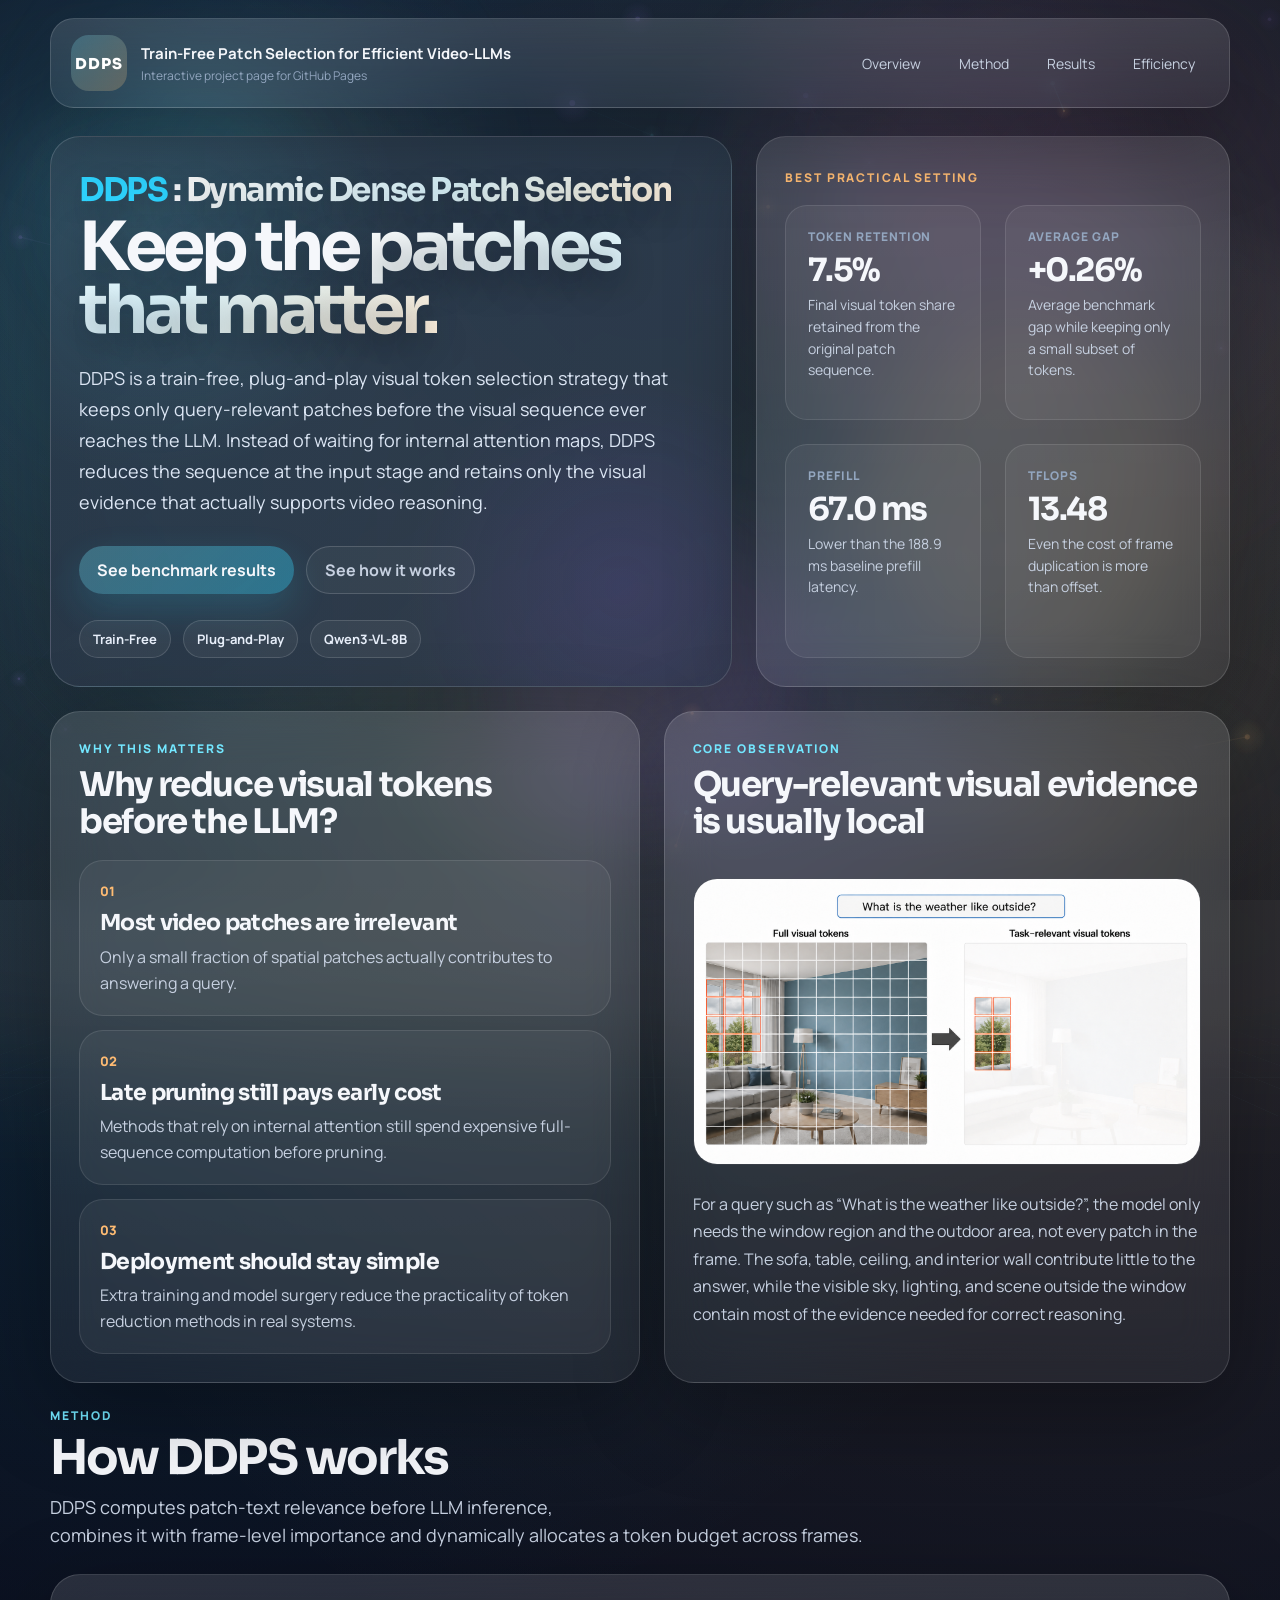
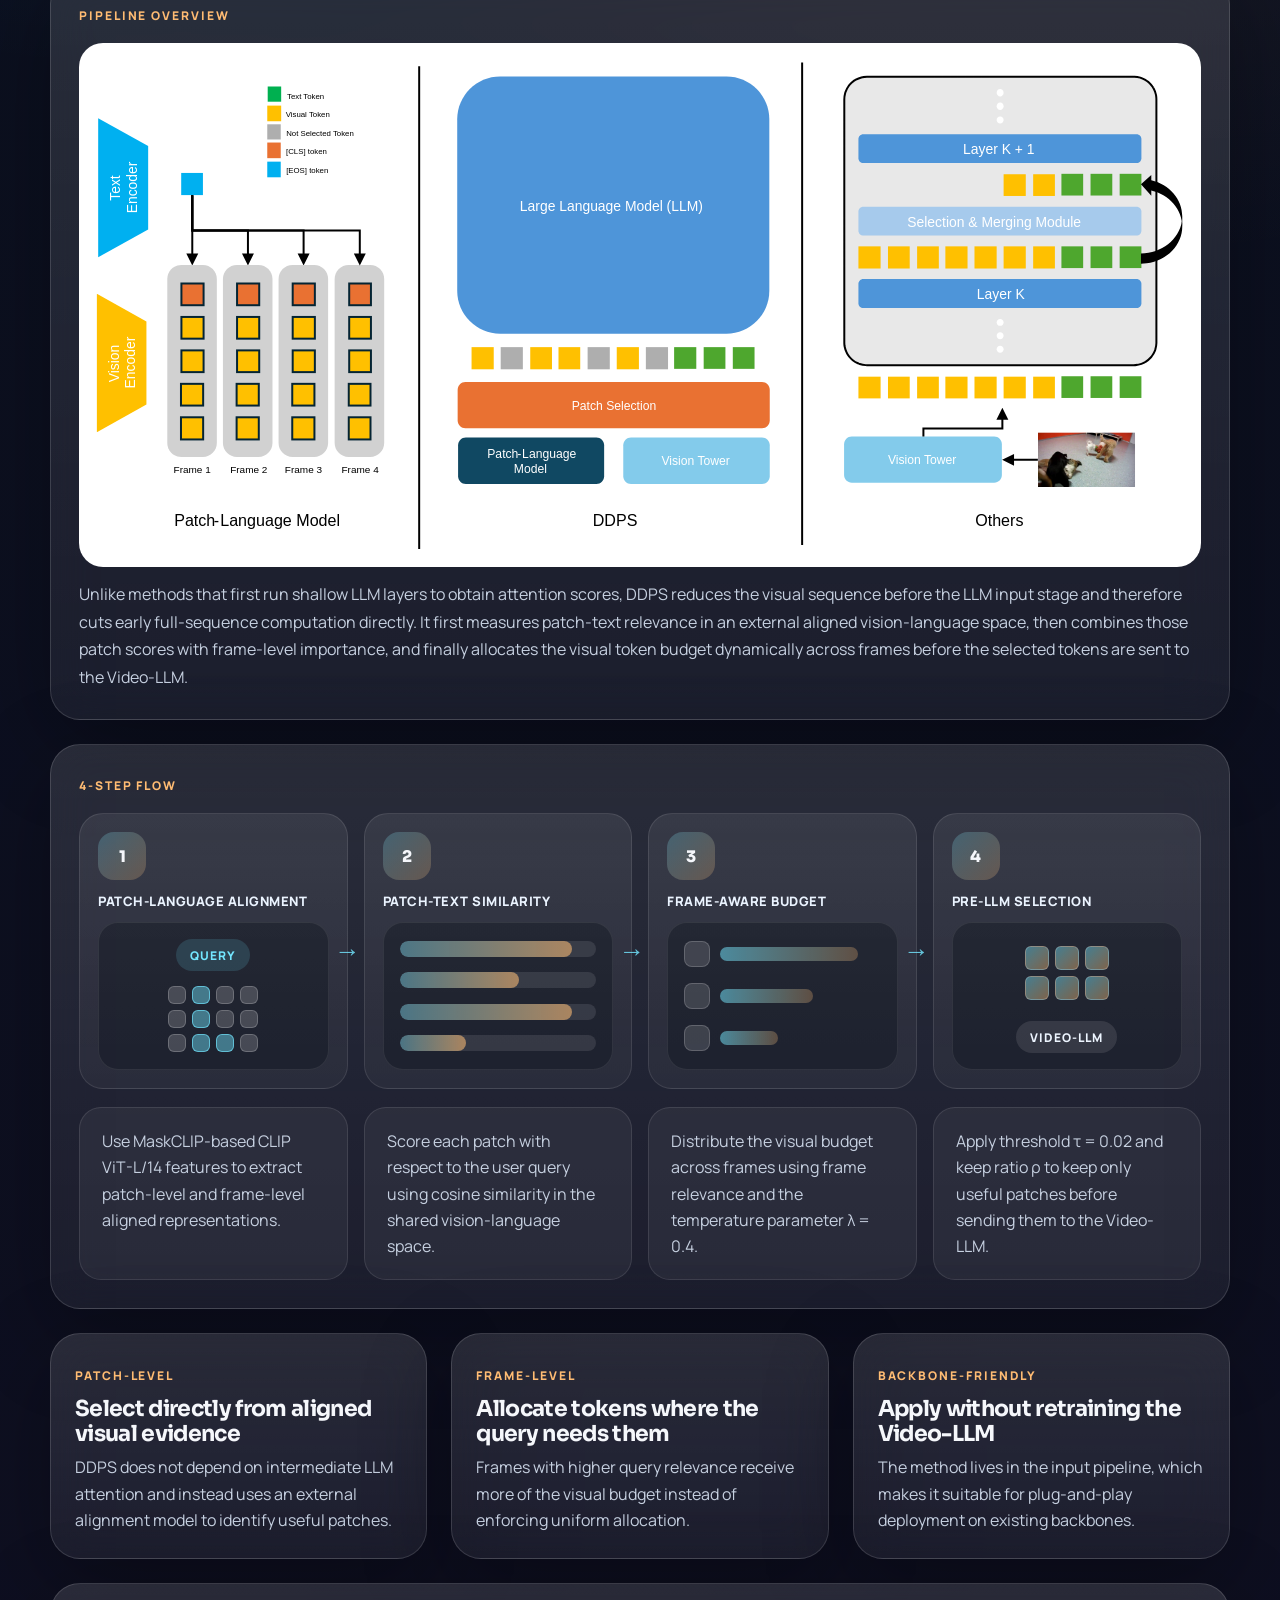
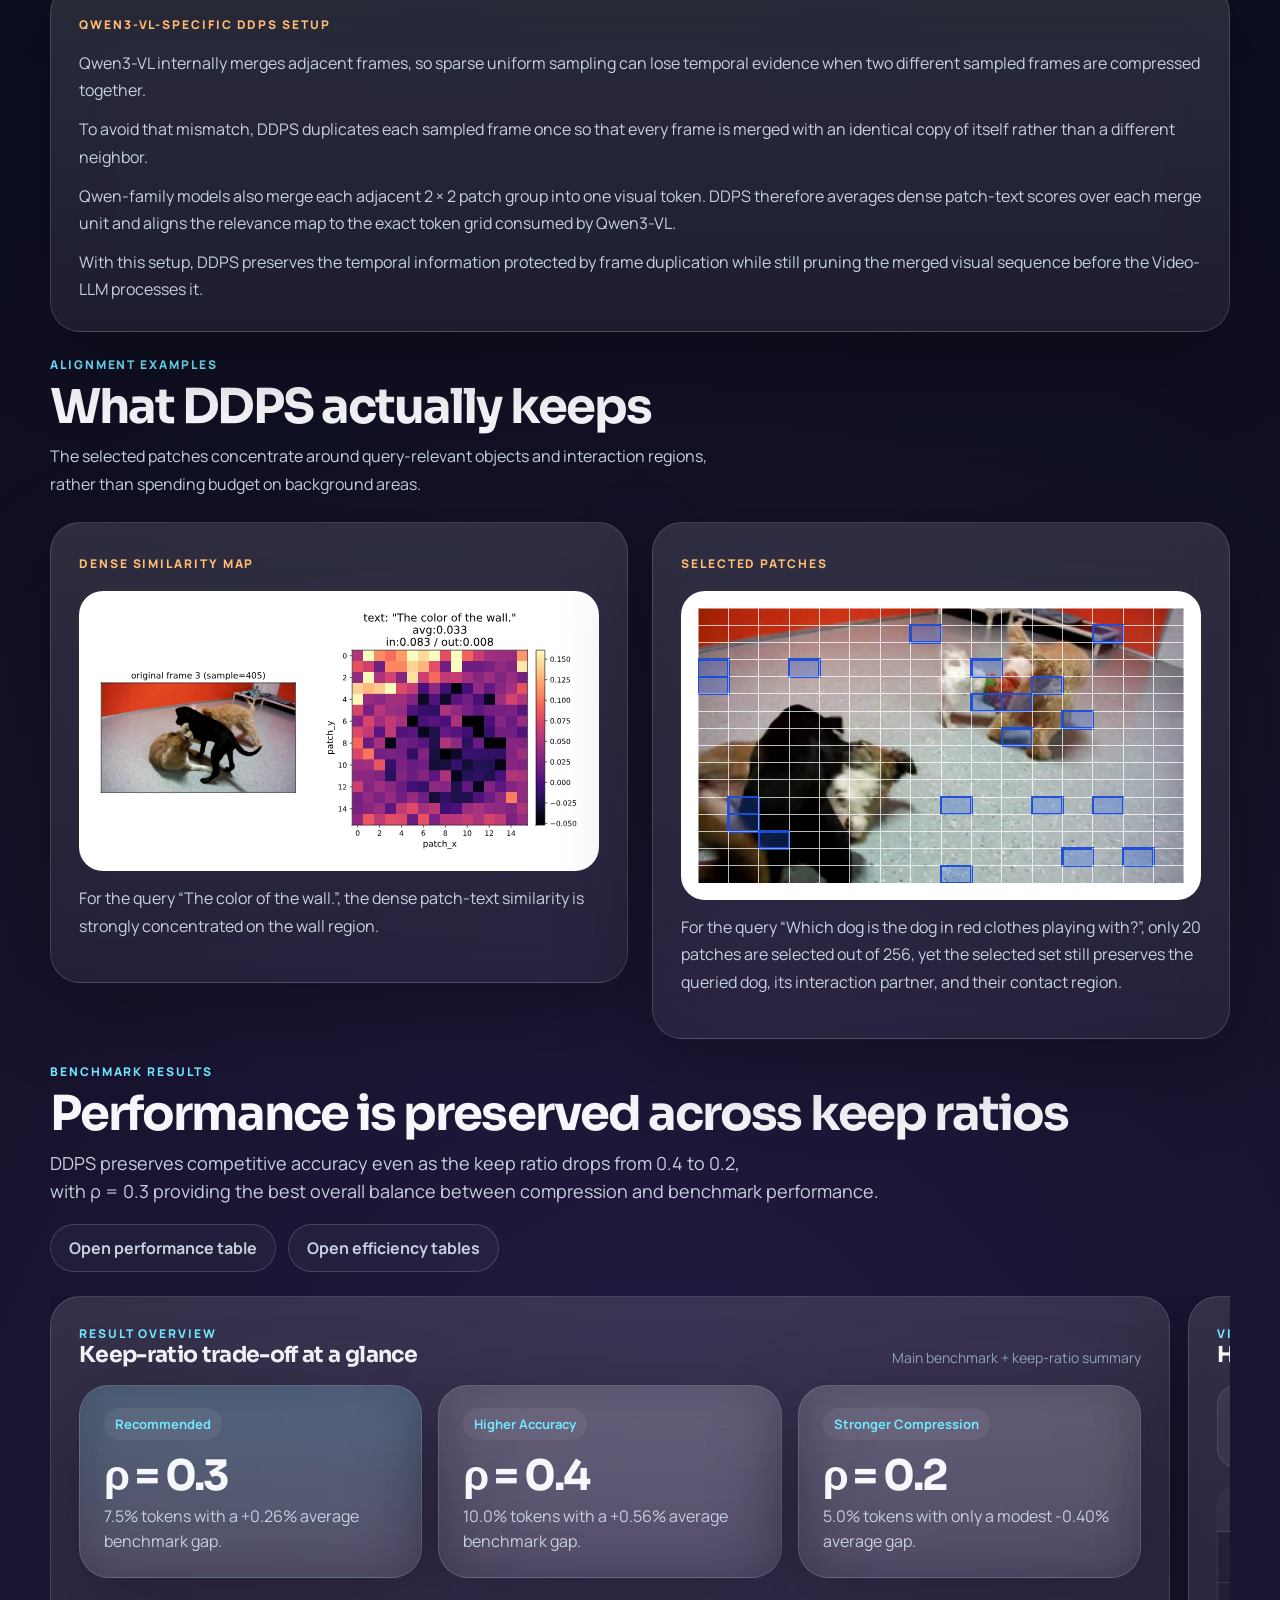
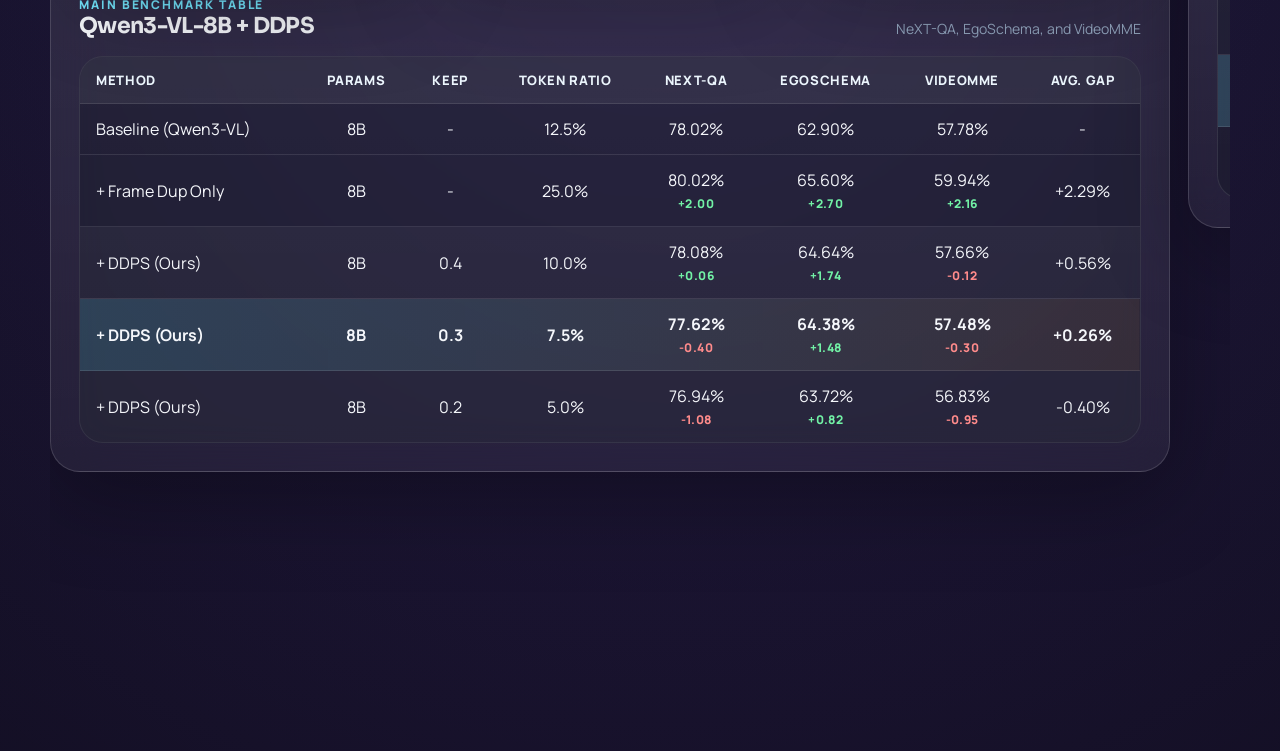
<file: docs/index.html>
<!DOCTYPE html>
<html lang="en">
<head>
  <meta charset="UTF-8">
  <meta name="viewport" content="width=device-width, initial-scale=1.0">
  <title>DDPS: Train-Free Patch Selection for Efficient Video-LLMs</title>
  <meta
    name="description"
    content="A glassmorphism-style landing page for DDPS, summarizing the method, the intuition, and the efficiency-performance trade-off."
  >
  <link rel="preconnect" href="https://fonts.googleapis.com">
  <link rel="preconnect" href="https://fonts.gstatic.com" crossorigin>
  <link
    href="https://fonts.googleapis.com/css2?family=Manrope:wght@400;500;600;700;800&family=Sora:wght@400;600;700;800&display=swap"
    rel="stylesheet"
  >
  <link rel="stylesheet" href="./ddps-results.css">
</head>
<body>
  <canvas class="bg-particles" id="bg-particles" aria-hidden="true"></canvas>
  <div class="bg-aurora" aria-hidden="true"></div>
  <div class="bg-grid" aria-hidden="true"></div>
  <div class="bg-beam beam-a" aria-hidden="true"></div>
  <div class="bg-beam beam-b" aria-hidden="true"></div>
  <div class="bg-orb orb-a"></div>
  <div class="bg-orb orb-b"></div>
  <div class="bg-orb orb-c"></div>

  <header class="topbar glass">
    <div class="brand-block">
      <span class="brand-mark">DDPS</span>
      <div>
        <p class="brand-title">Train-Free Patch Selection for Efficient Video-LLMs</p>
        <p class="brand-subtitle">Interactive project page for GitHub Pages</p>
      </div>
    </div>

    <div class="topbar-side">
      <nav class="topnav">
        <a href="#overview">Overview</a>
        <a href="#method">Method</a>
        <a href="#results">Results</a>
        <a href="#efficiency">Efficiency</a>
      </nav>
    </div>
  </header>

  <main class="site-shell">
    <section id="overview" class="hero">
      <article class="hero-copy glass">
        <h1>
          <span class="hero-line hero-line-title"><span class="hero-ddps">DDPS</span> : <span class="hero-emphasis">Dynamic Dense Patch Selection</span></span>
          <span class="hero-line">Keep the <span class="hero-emphasis">patches that matter.</span></span>
        </h1>
        <p class="lead">
          DDPS is a train-free, plug-and-play visual token selection strategy that keeps
          only query-relevant patches before the visual sequence ever reaches the LLM.
          Instead of waiting for internal attention maps, DDPS reduces the sequence at
          the input stage and retains only the visual evidence that actually supports
          video reasoning.
        </p>
        <div class="hero-actions">
          <a class="button button-primary" href="#results">See benchmark results</a>
          <a class="button button-secondary" href="#method">See how it works</a>
        </div>
        <div class="tag-row">
          <span>Train-Free</span>
          <span>Plug-and-Play</span>
          <span>Qwen3-VL-8B</span>
        </div>
      </article>

      <aside class="hero-board glass">
        <div class="board-header">
          <span class="board-kicker">Best Practical Setting</span>
        </div>
        <div class="stat-grid">
          <article class="stat-card">
            <span>Token Retention</span>
            <strong>7.5%</strong>
            <p>Final visual token share retained from the original patch sequence.</p>
          </article>
          <article class="stat-card">
            <span>Average Gap</span>
            <strong>+0.26%</strong>
            <p>Average benchmark gap while keeping only a small subset of tokens.</p>
          </article>
          <article class="stat-card">
            <span>Prefill</span>
            <strong>67.0 ms</strong>
            <p>Lower than the 188.9 ms baseline prefill latency.</p>
          </article>
          <article class="stat-card">
            <span>TFLOPs</span>
            <strong>13.48</strong>
            <p>Even the cost of frame duplication is more than offset.</p>
          </article>
        </div>
      </aside>
    </section>

    <section class="section-grid">
      <article class="glass content-panel">
        <div class="section-heading">
          <p class="eyebrow">Why This Matters</p>
          <h2 class="compact-card-title">Why reduce visual tokens<br />before the LLM?</h2>
        </div>
        <div class="problem-grid">
          <article class="problem-card">
            <span>01</span>
            <h3>Most video patches are irrelevant</h3>
            <p>Only a small fraction of spatial patches actually contributes to answering a query.</p>
          </article>
          <article class="problem-card">
            <span>02</span>
            <h3>Late pruning still pays early cost</h3>
            <p>Methods that rely on internal attention still spend expensive full-sequence computation before pruning.</p>
          </article>
          <article class="problem-card">
            <span>03</span>
            <h3>Deployment should stay simple</h3>
            <p>Extra training and model surgery reduce the practicality of token reduction methods in real systems.</p>
          </article>
        </div>
      </article>

      <article class="glass image-panel">
        <div class="section-heading">
          <p class="eyebrow">Core Observation</p>
          <h2 class="compact-card-title">Query-relevant visual evidence<br />is usually local</h2>
        </div>
        <div class="image-frame">
          <img src="./assets/task_relevant_visual_tokens_weather.png" alt="Example showing that only a small subset of visual tokens is needed for weather-related reasoning">
        </div>
        <p class="image-caption">
          For a query such as “What is the weather like outside?”, the model only needs the
          window region and the outdoor area, not every patch in the frame. The sofa, table,
          ceiling, and interior wall contribute little to the answer, while the visible sky,
          lighting, and scene outside the window contain most of the evidence needed for
          correct reasoning.
        </p>
      </article>
    </section>

    <section id="method" class="section-stack">
      <div class="section-heading section-heading-wide">
        <p class="eyebrow">Method</p>
        <h2>How DDPS works</h2>
        <p class="section-copy section-copy-wide">
          DDPS computes patch-text relevance before LLM inference,
          <br />
          combines it with frame-level importance and dynamically allocates a token budget across frames.
        </p>
      </div>

      <div class="method-layout">
        <article class="glass overview-panel">
          <div class="panel-topline">
            <span>Pipeline Overview</span>
          </div>
          <div class="image-frame image-frame-wide image-frame-white">
            <img src="./assets/DDPS_overview.svg" alt="DDPS overview diagram">
          </div>
          <p class="image-caption">
            Unlike methods that first run shallow LLM layers to obtain attention scores,
            DDPS reduces the visual sequence before the LLM input stage and therefore cuts
            early full-sequence computation directly. It first measures patch-text relevance
            in an external aligned vision-language space, then combines those patch scores
            with frame-level importance, and finally allocates the visual token budget
            dynamically across frames before the selected tokens are sent to the Video-LLM.
          </p>
        </article>

        <article class="glass flow-panel">
          <div class="panel-topline">
            <span>4-Step Flow</span>
          </div>
          <div class="flow-visual">
            <div class="visual-stage">
              <div class="step-index">1</div>
              <span class="visual-stage-label">Patch-language alignment</span>
              <div class="visual-stage-art visual-patches">
                <div class="query-chip">Query</div>
                <div class="patch-grid">
                  <span></span><span></span><span></span><span></span>
                  <span></span><span></span><span></span><span></span>
                  <span></span><span></span><span></span><span></span>
                </div>
              </div>
            </div>
            <div class="visual-stage">
              <div class="step-index">2</div>
              <span class="visual-stage-label">Patch-text similarity</span>
              <div class="visual-stage-art visual-similarity">
                <div class="score-bar score-bar-high"></div>
                <div class="score-bar score-bar-mid"></div>
                <div class="score-bar score-bar-high"></div>
                <div class="score-bar score-bar-low"></div>
              </div>
            </div>
            <div class="visual-stage">
              <div class="step-index">3</div>
              <span class="visual-stage-label">Frame-aware budget</span>
              <div class="visual-stage-art visual-budget">
                <div class="budget-row"><span class="budget-frame"></span><span class="budget-pill budget-pill-lg"></span></div>
                <div class="budget-row"><span class="budget-frame"></span><span class="budget-pill budget-pill-md"></span></div>
                <div class="budget-row"><span class="budget-frame"></span><span class="budget-pill budget-pill-sm"></span></div>
              </div>
            </div>
            <div class="visual-stage">
              <div class="step-index">4</div>
              <span class="visual-stage-label">Pre-LLM selection</span>
              <div class="visual-stage-art visual-output">
                <div class="selected-grid">
                  <span></span><span></span><span></span>
                  <span></span><span></span><span></span>
                </div>
                <div class="llm-pill">Video-LLM</div>
              </div>
            </div>
          </div>
          <div class="flow-list">
            <div class="flow-step">
              <p>Use MaskCLIP-based CLIP ViT-L/14 features to extract patch-level and frame-level aligned representations.</p>
            </div>
            <div class="flow-step">
              <p>Score each patch with respect to the user query using cosine similarity in the shared vision-language space.</p>
            </div>
            <div class="flow-step">
              <p>Distribute the visual budget across frames using frame relevance and the temperature parameter λ = 0.4.</p>
            </div>
            <div class="flow-step">
              <p>Apply threshold τ = 0.02 and keep ratio ρ to keep only useful patches before sending them to the Video-LLM.</p>
            </div>
          </div>
        </article>
      </div>

      <div class="principle-grid">
        <article class="glass principle-card">
          <p class="eyebrow">Patch-Level</p>
          <h3>Select directly from aligned visual evidence</h3>
          <p>DDPS does not depend on intermediate LLM attention and instead uses an external alignment model to identify useful patches.</p>
        </article>
        <article class="glass principle-card">
          <p class="eyebrow">Frame-Level</p>
          <h3>Allocate tokens where the query needs them</h3>
          <p>Frames with higher query relevance receive more of the visual budget instead of enforcing uniform allocation.</p>
        </article>
        <article class="glass principle-card">
          <p class="eyebrow">Backbone-Friendly</p>
          <h3>Apply without retraining the Video-LLM</h3>
          <p>The method lives in the input pipeline, which makes it suitable for plug-and-play deployment on existing backbones.</p>
        </article>
      </div>

      <div class="detail-grid">
        <article class="glass formula-panel">
          <div class="panel-topline">
            <span>Qwen3-VL-Specific DDPS Setup</span>
          </div>
          <div class="bullet-stack">
            <p>Qwen3-VL internally merges adjacent frames, so sparse uniform sampling can lose temporal evidence when two different sampled frames are compressed together.</p>
            <p>To avoid that mismatch, DDPS duplicates each sampled frame once so that every frame is merged with an identical copy of itself rather than a different neighbor.</p>
            <p>Qwen-family models also merge each adjacent 2 × 2 patch group into one visual token. DDPS therefore averages dense patch-text scores over each merge unit and aligns the relevance map to the exact token grid consumed by Qwen3-VL.</p>
            <p>With this setup, DDPS preserves the temporal information protected by frame duplication while still pruning the merged visual sequence before the Video-LLM processes it.</p>
          </div>
        </article>
      </div>
    </section>

    <section class="section-stack">
      <div class="section-heading section-heading-wide">
        <p class="eyebrow">Alignment Examples</p>
        <h2>What DDPS actually keeps</h2>
        <p class="section-copy">
          The selected patches concentrate around query-relevant objects and interaction regions,
          rather than spending budget on background areas.
        </p>
      </div>

      <div class="visual-grid">
        <article class="glass image-panel">
          <div class="panel-topline">
            <span>Dense Similarity Map</span>
          </div>
          <div class="image-frame image-frame-white">
            <img src="./assets/maskclip_wall_frame3_comparison.svg" alt="Dense patch-text similarity map for a wall-color query">
          </div>
          <p class="image-caption">
            For the query “The color of the wall.”, the dense patch-text similarity is strongly concentrated on the wall region.
          </p>
        </article>

        <article class="glass image-panel">
          <div class="panel-topline">
            <span>Selected Patches</span>
          </div>
          <div class="image-frame image-frame-white">
            <img src="./assets/frame2_black_dog_playing_patch_selection.svg" alt="Patch selection example for a dog interaction query">
          </div>
          <p class="image-caption">
            For the query “Which dog is the dog in red clothes playing with?”, only 20 patches are selected out of 256, yet the selected set still preserves the queried dog, its interaction partner, and their contact region.
          </p>
        </article>
      </div>
    </section>

    <section id="results" class="section-stack">
      <div class="section-heading section-heading-wide">
        <p class="eyebrow">Benchmark Results</p>
        <h2>Performance is preserved across keep ratios</h2>
        <p class="section-copy section-copy-wide">
          DDPS preserves competitive accuracy even as the keep ratio drops from 0.4 to 0.2,
          <br />
          with ρ = 0.3 providing the best overall balance between compression and benchmark performance.
        </p>
        <div class="section-links">
          <a class="button button-secondary" href="./performance_table.html">Open performance table</a>
          <a class="button button-secondary" href="./efficiency_tables.html">Open efficiency tables</a>
        </div>
      </div>

      <div class="results-dashboard-shell">
        <div class="results-dashboard">
          <article class="glass table-panel dashboard-panel dashboard-panel-hero">
            <div class="table-header">
              <div>
                <p class="eyebrow">Result Overview</p>
                <h3>Keep-ratio trade-off at a glance</h3>
              </div>
              <p class="table-caption">Main benchmark + keep-ratio summary</p>
            </div>
            <div class="ratio-grid dashboard-ratio-grid">
              <article class="glass ratio-card ratio-card-focus">
                <span>Recommended</span>
                <strong>ρ = 0.3</strong>
                <p>7.5% tokens with a +0.26% average benchmark gap.</p>
              </article>
              <article class="glass ratio-card">
                <span>Higher Accuracy</span>
                <strong>ρ = 0.4</strong>
                <p>10.0% tokens with a +0.56% average benchmark gap.</p>
              </article>
              <article class="glass ratio-card">
                <span>Stronger Compression</span>
                <strong>ρ = 0.2</strong>
                <p>5.0% tokens with only a modest -0.40% average gap.</p>
              </article>
            </div>
            <div class="table-header">
              <div>
                <p class="eyebrow">Main Benchmark Table</p>
                <h3>Qwen3-VL-8B + DDPS</h3>
              </div>
              <p class="table-caption">NeXT-QA, EgoSchema, and VideoMME</p>
            </div>
            <div class="table-wrap">
              <table>
                <thead>
                  <tr>
                    <th>Method</th>
                    <th>Params</th>
                    <th>Keep</th>
                    <th>Token Ratio</th>
                    <th>NeXT-QA</th>
                    <th>EgoSchema</th>
                    <th>VideoMME</th>
                    <th>Avg. Gap</th>
                  </tr>
                </thead>
                <tbody>
                  <tr>
                    <td>Baseline (Qwen3-VL)</td>
                    <td>8B</td>
                    <td>-</td>
                    <td>12.5%</td>
                    <td>
                      <div class="metric-cell">
                        <span class="metric-value">78.02%</span>
                      </div>
                    </td>
                    <td>
                      <div class="metric-cell">
                        <span class="metric-value">62.90%</span>
                      </div>
                    </td>
                    <td>
                      <div class="metric-cell">
                        <span class="metric-value">57.78%</span>
                      </div>
                    </td>
                    <td>-</td>
                  </tr>
                  <tr>
                    <td>+ Frame Dup Only</td>
                    <td>8B</td>
                    <td>-</td>
                    <td>25.0%</td>
                    <td>
                      <div class="metric-cell">
                        <span class="metric-value">80.02%</span>
                        <span class="metric-delta metric-delta-pos">+2.00</span>
                      </div>
                    </td>
                    <td>
                      <div class="metric-cell">
                        <span class="metric-value">65.60%</span>
                        <span class="metric-delta metric-delta-pos">+2.70</span>
                      </div>
                    </td>
                    <td>
                      <div class="metric-cell">
                        <span class="metric-value">59.94%</span>
                        <span class="metric-delta metric-delta-pos">+2.16</span>
                      </div>
                    </td>
                    <td>+2.29%</td>
                  </tr>
                  <tr class="row-soft">
                    <td>+ DDPS (Ours)</td>
                    <td>8B</td>
                    <td>0.4</td>
                    <td>10.0%</td>
                    <td>
                      <div class="metric-cell">
                        <span class="metric-value">78.08%</span>
                        <span class="metric-delta metric-delta-pos">+0.06</span>
                      </div>
                    </td>
                    <td>
                      <div class="metric-cell">
                        <span class="metric-value">64.64%</span>
                        <span class="metric-delta metric-delta-pos">+1.74</span>
                      </div>
                    </td>
                    <td>
                      <div class="metric-cell">
                        <span class="metric-value">57.66%</span>
                        <span class="metric-delta metric-delta-neg">-0.12</span>
                      </div>
                    </td>
                    <td>+0.56%</td>
                  </tr>
                  <tr class="row-focus">
                    <td>+ DDPS (Ours)</td>
                    <td>8B</td>
                    <td>0.3</td>
                    <td>7.5%</td>
                    <td>
                      <div class="metric-cell">
                        <span class="metric-value">77.62%</span>
                        <span class="metric-delta metric-delta-neg">-0.40</span>
                      </div>
                    </td>
                    <td>
                      <div class="metric-cell">
                        <span class="metric-value">64.38%</span>
                        <span class="metric-delta metric-delta-pos">+1.48</span>
                      </div>
                    </td>
                    <td>
                      <div class="metric-cell">
                        <span class="metric-value">57.48%</span>
                        <span class="metric-delta metric-delta-neg">-0.30</span>
                      </div>
                    </td>
                    <td>+0.26%</td>
                  </tr>
                  <tr class="row-soft">
                    <td>+ DDPS (Ours)</td>
                    <td>8B</td>
                    <td>0.2</td>
                    <td>5.0%</td>
                    <td>
                      <div class="metric-cell">
                        <span class="metric-value">76.94%</span>
                        <span class="metric-delta metric-delta-neg">-1.08</span>
                      </div>
                    </td>
                    <td>
                      <div class="metric-cell">
                        <span class="metric-value">63.72%</span>
                        <span class="metric-delta metric-delta-pos">+0.82</span>
                      </div>
                    </td>
                    <td>
                      <div class="metric-cell">
                        <span class="metric-value">56.83%</span>
                        <span class="metric-delta metric-delta-neg">-0.95</span>
                      </div>
                    </td>
                    <td>-0.40%</td>
                  </tr>
                </tbody>
              </table>
            </div>
          </article>

          <article id="efficiency" class="glass table-panel dashboard-panel dashboard-panel-wide">
            <div class="table-header">
              <div>
                <p class="eyebrow">Visual Token Usage</p>
                <h3>How aggressively the sequence shrinks</h3>
              </div>
              <p class="table-caption">Uniform 10-frame sampling</p>
            </div>
            <div class="mini-summary">
              <div class="mini-chip">
                <span>Average Total Tokens</span>
                <strong>2302.68 → 690.24</strong>
              </div>
            </div>
            <div class="table-wrap table-wrap-tight">
              <table>
                <thead>
                  <tr>
                    <th>Keep</th>
                    <th>NeXT-QA</th>
                    <th>EgoSchema</th>
                    <th>VideoMME</th>
                    <th>Avg.</th>
                  </tr>
                </thead>
                <tbody>
                  <tr>
                    <td>1.0 (Original)</td>
                    <td>
                      <div class="metric-cell">
                        <span class="metric-value">2452.08</span>
                      </div>
                    </td>
                    <td>
                      <div class="metric-cell">
                        <span class="metric-value">1769.17</span>
                      </div>
                    </td>
                    <td>
                      <div class="metric-cell">
                        <span class="metric-value">2686.79</span>
                      </div>
                    </td>
                    <td>
                      <div class="metric-cell">
                        <span class="metric-value">2302.68</span>
                      </div>
                    </td>
                  </tr>
                  <tr>
                    <td>0.4</td>
                    <td>
                      <div class="metric-cell">
                        <span class="metric-value">980.44</span>
                        <span class="metric-delta metric-delta-good">-1471.64</span>
                      </div>
                    </td>
                    <td>
                      <div class="metric-cell">
                        <span class="metric-value">706.09</span>
                        <span class="metric-delta metric-delta-good">-1063.08</span>
                      </div>
                    </td>
                    <td>
                      <div class="metric-cell">
                        <span class="metric-value">1074.43</span>
                        <span class="metric-delta metric-delta-good">-1612.36</span>
                      </div>
                    </td>
                    <td>
                      <div class="metric-cell">
                        <span class="metric-value">920.32</span>
                        <span class="metric-delta metric-delta-good">-1382.36</span>
                      </div>
                    </td>
                  </tr>
                  <tr class="row-focus">
                    <td>0.3</td>
                    <td>
                      <div class="metric-cell">
                        <span class="metric-value">735.33</span>
                        <span class="metric-delta metric-delta-good">-1716.75</span>
                      </div>
                    </td>
                    <td>
                      <div class="metric-cell">
                        <span class="metric-value">529.57</span>
                        <span class="metric-delta metric-delta-good">-1239.60</span>
                      </div>
                    </td>
                    <td>
                      <div class="metric-cell">
                        <span class="metric-value">805.82</span>
                        <span class="metric-delta metric-delta-good">-1880.97</span>
                      </div>
                    </td>
                    <td>
                      <div class="metric-cell">
                        <span class="metric-value">690.24</span>
                        <span class="metric-delta metric-delta-good">-1612.44</span>
                      </div>
                    </td>
                  </tr>
                  <tr>
                    <td>0.2</td>
                    <td>
                      <div class="metric-cell">
                        <span class="metric-value">490.22</span>
                        <span class="metric-delta metric-delta-good">-1961.86</span>
                      </div>
                    </td>
                    <td>
                      <div class="metric-cell">
                        <span class="metric-value">353.05</span>
                        <span class="metric-delta metric-delta-good">-1416.12</span>
                      </div>
                    </td>
                    <td>
                      <div class="metric-cell">
                        <span class="metric-value">537.21</span>
                        <span class="metric-delta metric-delta-good">-2149.58</span>
                      </div>
                    </td>
                    <td>
                      <div class="metric-cell">
                        <span class="metric-value">460.16</span>
                        <span class="metric-delta metric-delta-good">-1842.52</span>
                      </div>
                    </td>
                  </tr>
                </tbody>
              </table>
            </div>
          </article>

          <article class="glass table-panel dashboard-panel">
            <div class="table-header">
              <div>
                <p class="eyebrow">Compute Cost</p>
                <h3>Prefill latency and TFLOPs</h3>
              </div>
              <p class="table-caption">Measured on NeXT-QA</p>
            </div>
            <div class="mini-summary">
              <div class="mini-chip">
                <span class="mini-chip-label-white">Baseline</span>
                <strong>
                  <span class="mini-chip-metric">188.9 ms</span>
                  <span class="mini-chip-separator">/</span>
                  <span class="mini-chip-metric">25.60 TFLOPs</span>
                </strong>
              </div>
              <div class="mini-chip">
                <span class="mini-chip-label-white">DDPS (keep=0.3)</span>
                <strong>
                  <span class="mini-chip-metric">67.0 ms</span>
                  <span class="mini-chip-separator">/</span>
                  <span class="mini-chip-metric">13.48 TFLOPs</span>
                </strong>
              </div>
            </div>
            <div class="table-wrap table-wrap-tight table-wrap-fit">
              <table>
                <thead>
                  <tr>
                    <th>Setting</th>
                    <th>Keep</th>
                    <th>Prefill (ms)</th>
                    <th>TFLOPs</th>
                  </tr>
                </thead>
                <tbody>
                  <tr>
                    <td>Baseline (w/o dup.)</td>
                    <td>-</td>
                    <td>
                      <div class="metric-cell">
                        <span class="metric-value">188.9</span>
                      </div>
                    </td>
                    <td>
                      <div class="metric-cell">
                        <span class="metric-value">25.60</span>
                      </div>
                    </td>
                  </tr>
                  <tr>
                    <td>+ Frame Dup Only</td>
                    <td>-</td>
                    <td>
                      <div class="metric-cell">
                        <span class="metric-value">398.6</span>
                        <span class="metric-delta metric-delta-bad">+209.7</span>
                      </div>
                    </td>
                    <td>
                      <div class="metric-cell">
                        <span class="metric-value">51.88</span>
                        <span class="metric-delta metric-delta-bad">↑ 2.03x</span>
                      </div>
                    </td>
                  </tr>
                  <tr>
                    <td>+ DDPS (Ours)</td>
                    <td>0.4</td>
                    <td>
                      <div class="metric-cell">
                        <span class="metric-value">89.0</span>
                        <span class="metric-delta metric-delta-good">-99.9</span>
                      </div>
                    </td>
                    <td>
                      <div class="metric-cell">
                        <span class="metric-value">17.24</span>
                        <span class="metric-delta metric-delta-good">↓ 1.48x</span>
                      </div>
                    </td>
                  </tr>
                  <tr class="row-focus">
                    <td>+ DDPS (Ours)</td>
                    <td>0.3</td>
                    <td>
                      <div class="metric-cell">
                        <span class="metric-value">67.0</span>
                        <span class="metric-delta metric-delta-good">-121.9</span>
                      </div>
                    </td>
                    <td>
                      <div class="metric-cell">
                        <span class="metric-value">13.48</span>
                        <span class="metric-delta metric-delta-good">↓ 1.90x</span>
                      </div>
                    </td>
                  </tr>
                  <tr>
                    <td>+ DDPS (Ours)</td>
                    <td>0.2</td>
                    <td>
                      <div class="metric-cell">
                        <span class="metric-value">57.0</span>
                        <span class="metric-delta metric-delta-good">-131.9</span>
                      </div>
                    </td>
                    <td>
                      <div class="metric-cell">
                        <span class="metric-value">9.77</span>
                        <span class="metric-delta metric-delta-good">↓ 2.62x</span>
                      </div>
                    </td>
                  </tr>
                </tbody>
              </table>
            </div>
            <div class="takeaway-list">
              <div class="takeaway-item">
                <span>Frame Duplication Only</span>
                <strong>Accuracy improves, but cost spikes sharply because the sequence becomes much longer.</strong>
              </div>
              <div class="takeaway-item">
                <span>DDPS(keep=0.3)</span>
                <strong>This is the most convincing balance between preserving accuracy and reducing system cost.</strong>
              </div>
              <div class="takeaway-item">
                <span>DDPS(keep=0.2)</span>
                <strong>This is the most aggressive compression setting while still keeping the accuracy drop limited.</strong>
              </div>
            </div>
          </article>
        </div>
      </div>
    </section>

  </main>

  <script>
    const root = document.documentElement;
    const particleCanvas = document.getElementById("bg-particles");
    const reduceMotionQuery = window.matchMedia("(prefers-reduced-motion: reduce)");

    function updateViewportMode() {
      const width = window.innerWidth;
      let mode = "desktop";

      if (width < 720) {
        mode = "mobile";
      } else if (width < 1120) {
        mode = "tablet";
      }

      root.dataset.mode = mode;
    }

    function setupParticles() {
      if (!particleCanvas) {
        return;
      }

      const context = particleCanvas.getContext("2d");
      if (!context) {
        return;
      }

      let animationFrameId = 0;
      let particles = [];
      let width = 0;
      let height = 0;
      let devicePixelRatio = 1;
      const particlePalette = [
        { fill: "115, 231, 255", link: "115, 231, 255" },
        { fill: "255, 188, 115", link: "255, 188, 115" },
        { fill: "167, 139, 250", link: "167, 139, 250" },
      ];

      function createParticle() {
        const speedScale = Math.random() * 0.35 + 0.15;
        const palette = particlePalette[Math.floor(Math.random() * particlePalette.length)];
        return {
          x: Math.random() * width,
          y: Math.random() * height,
          radius: Math.random() * 2.2 + 0.9,
          alpha: Math.random() * 0.28 + 0.10,
          vx: (Math.random() - 0.5) * speedScale,
          vy: (Math.random() - 0.5) * speedScale,
          drift: Math.random() * Math.PI * 2,
          driftSpeed: Math.random() * 0.012 + 0.004,
          fill: palette.fill,
          link: palette.link,
        };
      }

      function resizeParticles() {
        devicePixelRatio = Math.min(window.devicePixelRatio || 1, 2);
        width = window.innerWidth;
        height = window.innerHeight;
        particleCanvas.width = Math.floor(width * devicePixelRatio);
        particleCanvas.height = Math.floor(height * devicePixelRatio);
        particleCanvas.style.width = `${width}px`;
        particleCanvas.style.height = `${height}px`;
        context.setTransform(devicePixelRatio, 0, 0, devicePixelRatio, 0, 0);

        const particleCount = Math.max(28, Math.min(72, Math.floor((width * height) / 22000)));
        particles = Array.from({ length: particleCount }, createParticle);
      }

      function drawParticles() {
        context.clearRect(0, 0, width, height);

        for (const particle of particles) {
          particle.drift += particle.driftSpeed;
          particle.x += Math.cos(particle.drift) * 0.16;
          particle.y += Math.sin(particle.drift * 0.8) * 0.12;
          particle.x += particle.vx;
          particle.y += particle.vy;

          if (particle.x < -24) particle.x = width + 24;
          if (particle.x > width + 24) particle.x = -24;
          if (particle.y < -24) particle.y = height + 24;
          if (particle.y > height + 24) particle.y = -24;

          const glow = particle.radius * 7.5;
          const gradient = context.createRadialGradient(
            particle.x,
            particle.y,
            0,
            particle.x,
            particle.y,
            glow
          );
          gradient.addColorStop(0, `rgba(${particle.fill}, ${particle.alpha * 0.55})`);
          gradient.addColorStop(1, `rgba(${particle.fill}, 0)`);

          context.beginPath();
          context.fillStyle = gradient;
          context.arc(particle.x, particle.y, glow, 0, Math.PI * 2);
          context.fill();

          context.beginPath();
          context.fillStyle = `rgba(${particle.fill}, ${particle.alpha})`;
          context.arc(particle.x, particle.y, particle.radius, 0, Math.PI * 2);
          context.fill();
        }

        for (let i = 0; i < particles.length; i += 1) {
          const a = particles[i];
          for (let j = i + 1; j < particles.length; j += 1) {
            const b = particles[j];
            const dx = a.x - b.x;
            const dy = a.y - b.y;
            const distance = Math.hypot(dx, dy);
            if (distance > 132) {
              continue;
            }

            const alpha = (1 - distance / 132) * 0.18;
            context.beginPath();
            context.strokeStyle = `rgba(${a.link}, ${alpha})`;
            context.lineWidth = distance < 64 ? 1.05 : 0.65;
            context.moveTo(a.x, a.y);
            context.lineTo(b.x, b.y);
            context.stroke();
          }
        }

        animationFrameId = window.requestAnimationFrame(drawParticles);
      }

      function startParticles() {
        window.cancelAnimationFrame(animationFrameId);
        if (reduceMotionQuery.matches) {
          context.clearRect(0, 0, width, height);
          return;
        }
        drawParticles();
      }

      resizeParticles();
      startParticles();

      window.addEventListener("resize", resizeParticles);
      reduceMotionQuery.addEventListener("change", startParticles);
    }

    updateViewportMode();
    setupParticles();
    window.addEventListener("resize", updateViewportMode);
  </script>
</body>
</html>
</file>
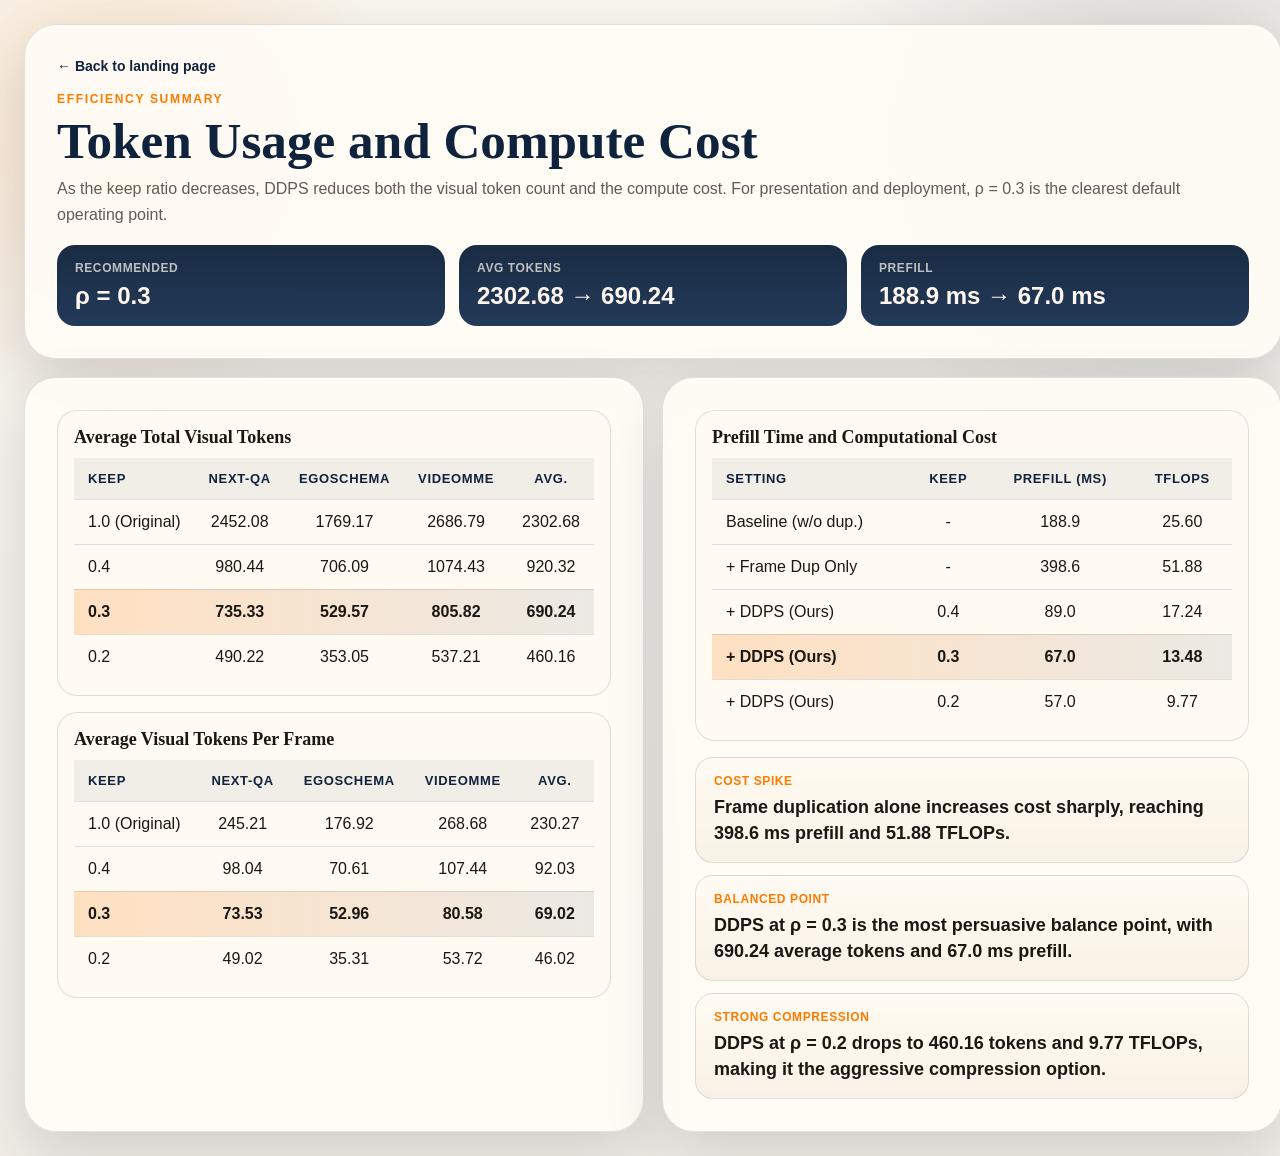
<file: docs/efficiency_tables.html>
<!DOCTYPE html>
<html lang="en">
<head>
  <meta charset="UTF-8">
  <meta name="viewport" content="width=device-width, initial-scale=1.0">
  <title>DDPS Efficiency Tables</title>
  <style>
    :root {
      --bg: #f2eee7;
      --surface: rgba(255, 252, 246, 0.94);
      --line: rgba(35, 23, 14, 0.12);
      --text: #1b1713;
      --muted: #645a50;
      --accent: #ff7a00;
      --navy: #10233c;
      --focus: rgba(255, 122, 0, 0.18);
      --soft: rgba(16, 35, 60, 0.06);
    }
    * { box-sizing: border-box; }
    body {
      margin: 0;
      padding: 24px;
      color: var(--text);
      font-family: "Avenir Next", "Segoe UI", "Apple SD Gothic Neo", "Noto Sans KR", sans-serif;
      background:
        radial-gradient(circle at 90% 10%, rgba(16, 35, 60, 0.14), transparent 22%),
        radial-gradient(circle at 10% 12%, rgba(255, 122, 0, 0.16), transparent 18%),
        linear-gradient(180deg, #f8f5ef 0%, var(--bg) 100%);
    }
    .shell {
      max-width: 1320px;
      margin: 0 auto;
      display: grid;
      gap: 18px;
    }
    .panel {
      padding: 32px;
      border: 1px solid var(--line);
      border-radius: 32px;
      background: var(--surface);
      box-shadow: 0 24px 60px rgba(15, 24, 38, 0.14);
    }
    .eyebrow {
      margin: 0 0 10px;
      color: var(--accent);
      font-size: 12px;
      font-weight: 800;
      letter-spacing: 0.14em;
      text-transform: uppercase;
    }
    .back-link {
      display: inline-flex;
      margin-bottom: 18px;
      color: var(--navy);
      font-size: 14px;
      font-weight: 700;
      text-decoration: none;
    }
    h2, h3, p { margin: 0; }
    h2, h3 {
      font-family: "Iowan Old Style", "Palatino Linotype", Georgia, serif;
    }
    h2 {
      color: var(--navy);
      font-size: clamp(36px, 4vw, 54px);
      line-height: 0.98;
    }
    h3 {
      margin-bottom: 10px;
      font-size: 18px;
    }
    .desc {
      margin-top: 10px;
      color: var(--muted);
      line-height: 1.6;
    }
    .grid {
      display: grid;
      grid-template-columns: 1.2fr 0.95fr;
      gap: 18px;
    }
    .table-card + .table-card {
      margin-top: 16px;
    }
    .table-card {
      padding: 16px;
      border: 1px solid var(--line);
      border-radius: 20px;
      background: rgba(255, 250, 242, 0.98);
    }
    .table-wrap {
      overflow-x: auto;
    }
    table {
      width: 100%;
      min-width: 520px;
      border-collapse: collapse;
    }
    th, td {
      padding: 13px 14px;
      border-bottom: 1px solid var(--line);
      text-align: center;
      white-space: nowrap;
    }
    th:first-child, td:first-child { text-align: left; }
    thead th {
      color: var(--navy);
      font-size: 13px;
      font-weight: 800;
      letter-spacing: 0.05em;
      text-transform: uppercase;
      background: var(--soft);
    }
    tbody tr:last-child td { border-bottom: 0; }
    .focus-row {
      background: linear-gradient(90deg, rgba(255, 122, 0, 0.20), rgba(16, 35, 60, 0.08));
      font-weight: 700;
    }
    .summary-strip {
      display: grid;
      grid-template-columns: repeat(3, minmax(0, 1fr));
      gap: 14px;
      margin-top: 18px;
    }
    .summary-box {
      padding: 16px 18px;
      border-radius: 18px;
      background: linear-gradient(180deg, rgba(16, 35, 60, 0.96), rgba(25, 50, 82, 0.96));
      color: #fff7ef;
    }
    .summary-box span {
      display: block;
      margin-bottom: 8px;
      color: rgba(255, 247, 239, 0.72);
      font-size: 12px;
      font-weight: 700;
      letter-spacing: 0.05em;
      text-transform: uppercase;
    }
    .summary-box strong {
      font-size: 24px;
      line-height: 1.1;
    }
    .notes {
      display: grid;
      gap: 12px;
      margin-top: 16px;
    }
    .note {
      padding: 16px 18px;
      border: 1px solid var(--line);
      border-radius: 18px;
      background: linear-gradient(180deg, rgba(255, 250, 242, 0.95), rgba(247, 238, 225, 0.76));
    }
    .note span {
      display: block;
      margin-bottom: 6px;
      color: var(--accent);
      font-size: 12px;
      font-weight: 700;
      letter-spacing: 0.05em;
      text-transform: uppercase;
    }
    .note strong {
      font-size: 18px;
      line-height: 1.45;
    }
    @media (max-width: 980px) {
      .grid { grid-template-columns: 1fr; }
      .summary-strip { grid-template-columns: 1fr; }
    }
  </style>
</head>
<body>
  <main class="shell">
    <section class="panel">
      <a class="back-link" href="./index.html">← Back to landing page</a>
      <p class="eyebrow">Efficiency Summary</p>
      <h2>Token Usage and Compute Cost</h2>
      <p class="desc">
        As the keep ratio decreases, DDPS reduces both the visual token count and the compute cost.
        For presentation and deployment, ρ = 0.3 is the clearest default operating point.
      </p>
      <div class="summary-strip">
        <div class="summary-box">
          <span>Recommended</span>
          <strong>ρ = 0.3</strong>
        </div>
        <div class="summary-box">
          <span>Avg Tokens</span>
          <strong>2302.68 → 690.24</strong>
        </div>
        <div class="summary-box">
          <span>Prefill</span>
          <strong>188.9 ms → 67.0 ms</strong>
        </div>
      </div>
    </section>

    <section class="grid">
      <article class="panel">
        <div class="table-card">
          <h3>Average Total Visual Tokens</h3>
          <div class="table-wrap">
            <table>
              <thead>
                <tr>
                  <th>Keep</th>
                  <th>NeXT-QA</th>
                  <th>EgoSchema</th>
                  <th>VideoMME</th>
                  <th>Avg.</th>
                </tr>
              </thead>
              <tbody>
                <tr>
                  <td>1.0 (Original)</td>
                  <td>2452.08</td>
                  <td>1769.17</td>
                  <td>2686.79</td>
                  <td>2302.68</td>
                </tr>
                <tr>
                  <td>0.4</td>
                  <td>980.44</td>
                  <td>706.09</td>
                  <td>1074.43</td>
                  <td>920.32</td>
                </tr>
                <tr class="focus-row">
                  <td>0.3</td>
                  <td>735.33</td>
                  <td>529.57</td>
                  <td>805.82</td>
                  <td>690.24</td>
                </tr>
                <tr>
                  <td>0.2</td>
                  <td>490.22</td>
                  <td>353.05</td>
                  <td>537.21</td>
                  <td>460.16</td>
                </tr>
              </tbody>
            </table>
          </div>
        </div>

        <div class="table-card">
          <h3>Average Visual Tokens Per Frame</h3>
          <div class="table-wrap">
            <table>
              <thead>
                <tr>
                  <th>Keep</th>
                  <th>NeXT-QA</th>
                  <th>EgoSchema</th>
                  <th>VideoMME</th>
                  <th>Avg.</th>
                </tr>
              </thead>
              <tbody>
                <tr>
                  <td>1.0 (Original)</td>
                  <td>245.21</td>
                  <td>176.92</td>
                  <td>268.68</td>
                  <td>230.27</td>
                </tr>
                <tr>
                  <td>0.4</td>
                  <td>98.04</td>
                  <td>70.61</td>
                  <td>107.44</td>
                  <td>92.03</td>
                </tr>
                <tr class="focus-row">
                  <td>0.3</td>
                  <td>73.53</td>
                  <td>52.96</td>
                  <td>80.58</td>
                  <td>69.02</td>
                </tr>
                <tr>
                  <td>0.2</td>
                  <td>49.02</td>
                  <td>35.31</td>
                  <td>53.72</td>
                  <td>46.02</td>
                </tr>
              </tbody>
            </table>
          </div>
        </div>
      </article>

      <article class="panel">
        <div class="table-card">
          <h3>Prefill Time and Computational Cost</h3>
          <div class="table-wrap">
            <table>
              <thead>
                <tr>
                  <th>Setting</th>
                  <th>Keep</th>
                  <th>Prefill (ms)</th>
                  <th>TFLOPs</th>
                </tr>
              </thead>
              <tbody>
                <tr>
                  <td>Baseline (w/o dup.)</td>
                  <td>-</td>
                  <td>188.9</td>
                  <td>25.60</td>
                </tr>
                <tr>
                  <td>+ Frame Dup Only</td>
                  <td>-</td>
                  <td>398.6</td>
                  <td>51.88</td>
                </tr>
                <tr>
                  <td>+ DDPS (Ours)</td>
                  <td>0.4</td>
                  <td>89.0</td>
                  <td>17.24</td>
                </tr>
                <tr class="focus-row">
                  <td>+ DDPS (Ours)</td>
                  <td>0.3</td>
                  <td>67.0</td>
                  <td>13.48</td>
                </tr>
                <tr>
                  <td>+ DDPS (Ours)</td>
                  <td>0.2</td>
                  <td>57.0</td>
                  <td>9.77</td>
                </tr>
              </tbody>
            </table>
          </div>
        </div>

        <div class="notes">
          <div class="note">
            <span>Cost spike</span>
            <strong>Frame duplication alone increases cost sharply, reaching 398.6 ms prefill and 51.88 TFLOPs.</strong>
          </div>
          <div class="note">
            <span>Balanced point</span>
            <strong>DDPS at ρ = 0.3 is the most persuasive balance point, with 690.24 average tokens and 67.0 ms prefill.</strong>
          </div>
          <div class="note">
            <span>Strong compression</span>
            <strong>DDPS at ρ = 0.2 drops to 460.16 tokens and 9.77 TFLOPs, making it the aggressive compression option.</strong>
          </div>
        </div>
      </article>
    </section>
  </main>
</body>
</html>
</file>
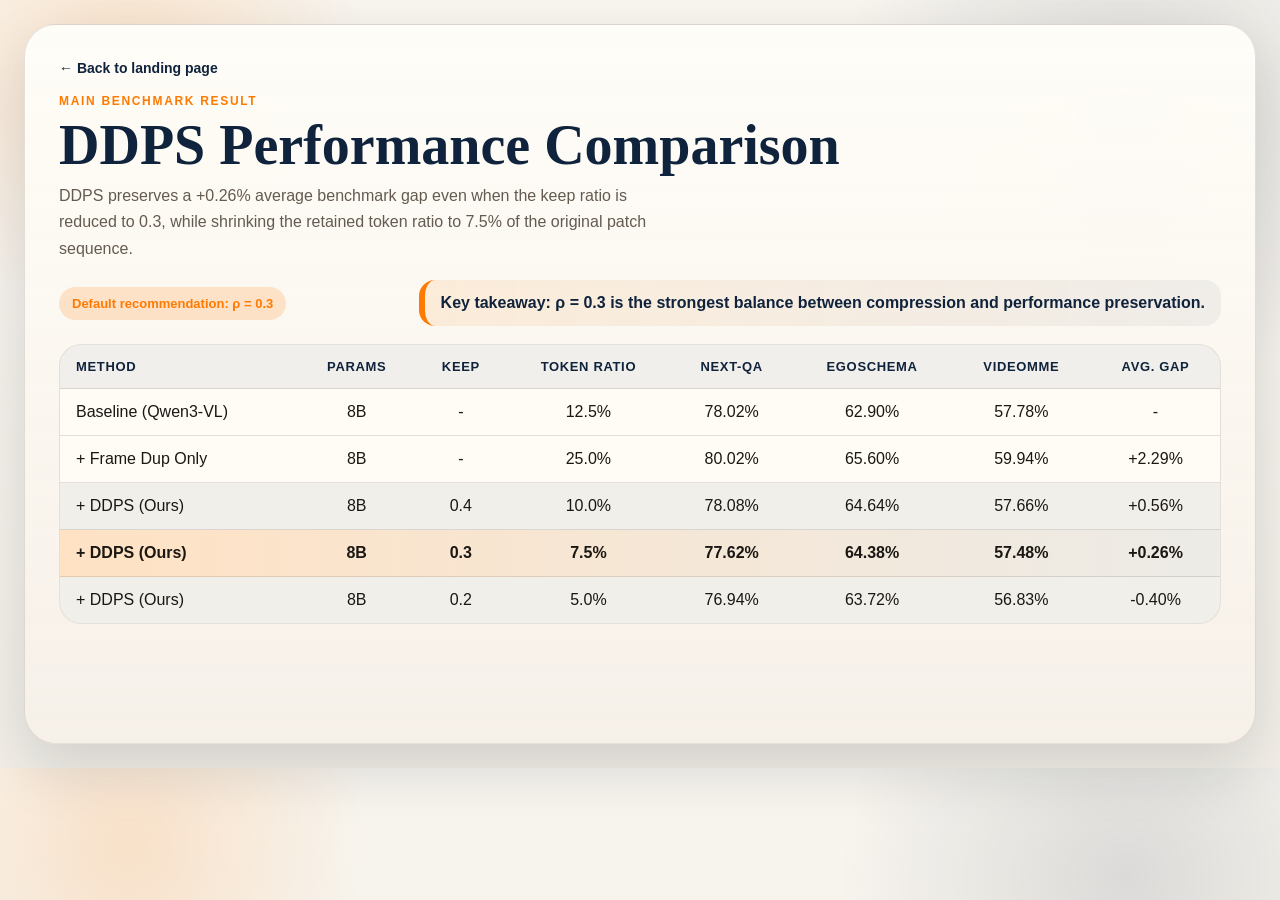
<file: docs/performance_table.html>
<!DOCTYPE html>
<html lang="en">
<head>
  <meta charset="UTF-8">
  <meta name="viewport" content="width=device-width, initial-scale=1.0">
  <title>DDPS Performance Table</title>
  <style>
    :root {
      --bg: #f2eee7;
      --surface: rgba(255, 252, 246, 0.94);
      --line: rgba(35, 23, 14, 0.12);
      --text: #1b1713;
      --muted: #645a50;
      --accent: #ff7a00;
      --navy: #10233c;
      --highlight: rgba(255, 122, 0, 0.18);
      --soft: rgba(16, 35, 60, 0.06);
    }
    * { box-sizing: border-box; }
    body {
      margin: 0;
      padding: 24px;
      color: var(--text);
      font-family: "Avenir Next", "Segoe UI", "Apple SD Gothic Neo", "Noto Sans KR", sans-serif;
      background:
        radial-gradient(circle at 10% 10%, rgba(255, 122, 0, 0.16), transparent 18%),
        radial-gradient(circle at 88% 14%, rgba(16, 35, 60, 0.12), transparent 22%),
        linear-gradient(180deg, #f8f5ef 0%, var(--bg) 100%);
    }
    .block {
      max-width: 1280px;
      min-height: min(56.25vw, 720px);
      margin: 0 auto;
      padding: 34px;
      border: 1px solid var(--line);
      border-radius: 32px;
      background:
        linear-gradient(180deg, rgba(255, 253, 248, 0.98), rgba(246, 240, 232, 0.92));
      box-shadow: 0 24px 60px rgba(15, 24, 38, 0.14);
    }
    .eyebrow {
      margin: 0 0 10px;
      color: var(--accent);
      font-size: 12px;
      font-weight: 800;
      letter-spacing: 0.14em;
      text-transform: uppercase;
    }
    .back-link {
      display: inline-flex;
      margin-bottom: 18px;
      color: var(--navy);
      font-size: 14px;
      font-weight: 700;
      text-decoration: none;
    }
    h2 {
      margin: 0 0 10px;
      font-family: "Iowan Old Style", "Palatino Linotype", Georgia, serif;
      color: var(--navy);
      font-size: clamp(36px, 4.4vw, 56px);
      line-height: 0.98;
    }
    .desc {
      margin: 0 0 18px;
      color: var(--muted);
      max-width: 68ch;
      line-height: 1.65;
    }
    .hero-bar {
      display: flex;
      align-items: center;
      justify-content: space-between;
      gap: 16px;
      margin-bottom: 18px;
    }
    .badge {
      display: inline-flex;
      padding: 9px 13px;
      border-radius: 999px;
      background: var(--highlight);
      color: var(--accent);
      font-size: 13px;
      font-weight: 800;
    }
    .callout {
      padding: 14px 16px;
      border-left: 6px solid var(--accent);
      border-radius: 16px;
      background: linear-gradient(90deg, rgba(255, 122, 0, 0.10), rgba(16, 35, 60, 0.05));
      color: var(--navy);
      font-weight: 700;
    }
    .table-wrap {
      overflow-x: auto;
      border: 1px solid var(--line);
      border-radius: 22px;
      background: var(--surface);
    }
    table {
      width: 100%;
      min-width: 860px;
      border-collapse: collapse;
    }
    th, td {
      padding: 14px 16px;
      border-bottom: 1px solid var(--line);
      text-align: center;
      white-space: nowrap;
    }
    th:first-child, td:first-child { text-align: left; }
    thead th {
      color: var(--navy);
      font-size: 13px;
      font-weight: 800;
      letter-spacing: 0.05em;
      text-transform: uppercase;
      background: var(--soft);
    }
    tbody tr:last-child td { border-bottom: 0; }
    .subtle { background: var(--soft); }
    .focus {
      background: linear-gradient(90deg, rgba(255, 122, 0, 0.20), rgba(16, 35, 60, 0.08));
      font-weight: 700;
    }
    @media (max-width: 860px) {
      .hero-bar {
        flex-direction: column;
        align-items: flex-start;
      }
      .block {
        min-height: auto;
        padding: 22px;
      }
    }
  </style>
</head>
<body>
  <section class="block">
    <a class="back-link" href="./index.html">← Back to landing page</a>
    <p class="eyebrow">Main Benchmark Result</p>
    <h2>DDPS Performance Comparison</h2>
    <p class="desc">
      DDPS preserves a +0.26% average benchmark gap even when the keep ratio is reduced to 0.3,
      while shrinking the retained token ratio to 7.5% of the original patch sequence.
    </p>
    <div class="hero-bar">
      <div class="badge">Default recommendation: ρ = 0.3</div>
      <div class="callout">Key takeaway: ρ = 0.3 is the strongest balance between compression and performance preservation.</div>
    </div>
    <div class="table-wrap">
      <table>
        <thead>
          <tr>
            <th>Method</th>
            <th>Params</th>
            <th>Keep</th>
            <th>Token Ratio</th>
            <th>NeXT-QA</th>
            <th>EgoSchema</th>
            <th>VideoMME</th>
            <th>Avg. Gap</th>
          </tr>
        </thead>
        <tbody>
          <tr>
            <td>Baseline (Qwen3-VL)</td>
            <td>8B</td>
            <td>-</td>
            <td>12.5%</td>
            <td>78.02%</td>
            <td>62.90%</td>
            <td>57.78%</td>
            <td>-</td>
          </tr>
          <tr>
            <td>+ Frame Dup Only</td>
            <td>8B</td>
            <td>-</td>
            <td>25.0%</td>
            <td>80.02%</td>
            <td>65.60%</td>
            <td>59.94%</td>
            <td>+2.29%</td>
          </tr>
          <tr class="subtle">
            <td>+ DDPS (Ours)</td>
            <td>8B</td>
            <td>0.4</td>
            <td>10.0%</td>
            <td>78.08%</td>
            <td>64.64%</td>
            <td>57.66%</td>
            <td>+0.56%</td>
          </tr>
          <tr class="focus">
            <td>+ DDPS (Ours)</td>
            <td>8B</td>
            <td>0.3</td>
            <td>7.5%</td>
            <td>77.62%</td>
            <td>64.38%</td>
            <td>57.48%</td>
            <td>+0.26%</td>
          </tr>
          <tr class="subtle">
            <td>+ DDPS (Ours)</td>
            <td>8B</td>
            <td>0.2</td>
            <td>5.0%</td>
            <td>76.94%</td>
            <td>63.72%</td>
            <td>56.83%</td>
            <td>-0.40%</td>
          </tr>
        </tbody>
      </table>
    </div>
  </section>
</body>
</html>
</file>
<file: docs/ddps-results.css>
:root {
  --bg-top: #08101d;
  --bg-bottom: #130f24;
  --text: #f5f7fb;
  --muted: #c6d0e0;
  --soft: #93a6bf;
  --line: rgba(255, 255, 255, 0.14);
  --line-strong: rgba(255, 255, 255, 0.20);
  --glass: rgba(255, 255, 255, 0.10);
  --glass-soft: rgba(255, 255, 255, 0.06);
  --glass-deep: rgba(8, 15, 28, 0.42);
  --shadow: 0 26px 90px rgba(0, 0, 0, 0.30);
  --accent: #73e7ff;
  --accent-strong: #2ed4ff;
  --accent-warm: #ffbc73;
  --accent-violet: #8b5cf6;
  --accent-pink: #ff7fd1;
  --max-width: 1180px;
  --content-gap: 24px;
  --hero-columns: 1.18fr 0.82fr;
  --section-columns: 1.02fr 0.98fr;
  --method-columns: 1.12fr 0.88fr;
  --triple-columns: repeat(3, minmax(0, 1fr));
  --double-columns: repeat(2, minmax(0, 1fr));
  --panel-padding: 28px;
  --table-min-width: 680px;
  --table-cell-padding: 14px 16px;
}

* {
  box-sizing: border-box;
}

html {
  scroll-behavior: smooth;
}

body {
  position: relative;
  margin: 0;
  min-height: 100vh;
  overflow-x: hidden;
  color: var(--text);
  font-family: "Manrope", "Segoe UI", sans-serif;
  background:
    radial-gradient(circle at 14% 10%, rgba(46, 212, 255, 0.16), transparent 22%),
    radial-gradient(circle at 86% 12%, rgba(255, 188, 115, 0.14), transparent 24%),
    radial-gradient(circle at 52% 84%, rgba(139, 92, 246, 0.14), transparent 25%),
    linear-gradient(180deg, var(--bg-top) 0%, var(--bg-bottom) 100%);
}

body::before,
body::after {
  content: "";
  position: fixed;
  inset: 0;
  pointer-events: none;
  z-index: 0;
}

body::before {
  background:
    radial-gradient(circle at 20% 18%, rgba(115, 231, 255, 0.08), transparent 22%),
    radial-gradient(circle at 72% 22%, rgba(255, 127, 209, 0.08), transparent 24%),
    radial-gradient(circle at 46% 78%, rgba(255, 188, 115, 0.08), transparent 24%);
  filter: blur(18px);
  animation: backgroundPulse 18s ease-in-out infinite alternate;
}

body::after {
  background:
    radial-gradient(circle at center, transparent 48%, rgba(3, 7, 14, 0.18) 100%);
}

.bg-particles {
  position: fixed;
  inset: 0;
  z-index: 0;
  width: 100%;
  height: 100%;
  pointer-events: none;
  opacity: 0.7;
}

.bg-aurora,
.bg-grid,
.bg-beam,
.bg-orb {
  position: fixed;
  z-index: 0;
  pointer-events: none;
}

.bg-aurora {
  inset: -18%;
  background:
    radial-gradient(circle at 22% 34%, rgba(115, 231, 255, 0.20), transparent 24%),
    radial-gradient(circle at 76% 30%, rgba(255, 127, 209, 0.16), transparent 26%),
    radial-gradient(circle at 58% 74%, rgba(139, 92, 246, 0.18), transparent 28%),
    conic-gradient(from 90deg at 50% 50%, rgba(115, 231, 255, 0.06), rgba(255, 188, 115, 0.12), rgba(139, 92, 246, 0.08), rgba(115, 231, 255, 0.06));
  filter: blur(52px) saturate(118%);
  opacity: 0.72;
  mix-blend-mode: screen;
  transform-origin: center;
  animation: auroraShift 24s ease-in-out infinite alternate;
}

.bg-grid {
  left: 50%;
  bottom: -24vh;
  width: 150vw;
  height: 92vh;
  opacity: 0.22;
  transform: translateX(-50%) perspective(1000px) rotateX(74deg) scale(1.28);
  transform-origin: center bottom;
  background-image:
    linear-gradient(rgba(115, 231, 255, 0.14) 1px, transparent 1px),
    linear-gradient(90deg, rgba(115, 231, 255, 0.14) 1px, transparent 1px);
  background-size: 54px 54px;
  mask-image: linear-gradient(to top, rgba(0, 0, 0, 0.92), rgba(0, 0, 0, 0.08) 62%, transparent 100%);
  -webkit-mask-image: linear-gradient(to top, rgba(0, 0, 0, 0.92), rgba(0, 0, 0, 0.08) 62%, transparent 100%);
  animation: gridDrift 22s linear infinite;
}

.bg-beam {
  width: 52vw;
  height: 52vw;
  min-width: 420px;
  min-height: 420px;
  border-radius: 999px;
  background: linear-gradient(90deg, transparent, rgba(115, 231, 255, 0.18), rgba(255, 188, 115, 0.18), transparent);
  filter: blur(26px);
  opacity: 0.30;
  mix-blend-mode: screen;
}

.beam-a {
  top: 8vh;
  left: -8vw;
  transform: rotate(-18deg);
  animation: beamSweepA 18s ease-in-out infinite;
}

.beam-b {
  right: -12vw;
  bottom: 4vh;
  transform: rotate(28deg);
  animation: beamSweepB 22s ease-in-out infinite;
}

img {
  display: block;
  max-width: 100%;
}

a {
  color: inherit;
  text-decoration: none;
}

.bg-orb {
  border-radius: 999px;
  filter: blur(34px);
  opacity: 0.56;
  transition: transform 0.3s ease, opacity 0.3s ease;
}

.orb-a {
  top: 72px;
  left: 4vw;
  width: 260px;
  height: 260px;
  background: rgba(46, 212, 255, 0.18);
  animation: orbFloatA 15s ease-in-out infinite;
}

.orb-b {
  top: 320px;
  right: 6vw;
  width: 340px;
  height: 340px;
  background: rgba(255, 188, 115, 0.14);
  animation: orbFloatB 20s ease-in-out infinite;
}

.orb-c {
  bottom: 74px;
  left: 38vw;
  width: 320px;
  height: 320px;
  background: rgba(139, 92, 246, 0.14);
  animation: orbFloatC 18s ease-in-out infinite;
}

.glass,
.glass-subtle {
  border: 1px solid var(--line);
  box-shadow: var(--shadow);
  backdrop-filter: blur(24px);
  -webkit-backdrop-filter: blur(24px);
}

.glass {
  background:
    linear-gradient(180deg, rgba(255, 255, 255, 0.12), rgba(255, 255, 255, 0.06));
}

.glass-subtle {
  background: rgba(255, 255, 255, 0.05);
}

.topbar {
  position: sticky;
  top: 18px;
  z-index: 10;
  width: min(calc(100vw - 32px), var(--max-width));
  margin: 18px auto 0;
  padding: 16px 20px;
  border-radius: 24px;
  display: flex;
  align-items: center;
  justify-content: space-between;
  gap: 20px;
}

.brand-block,
.topbar-side,
.hero-actions,
.tag-row,
.topnav {
  display: flex;
  align-items: center;
}

.brand-block {
  gap: 14px;
}

.topbar-side {
  gap: 14px;
  flex-wrap: wrap;
  justify-content: flex-end;
}

.brand-mark {
  display: inline-flex;
  align-items: center;
  justify-content: center;
  width: 56px;
  height: 56px;
  border-radius: 18px;
  background: linear-gradient(135deg, rgba(115, 231, 255, 0.24), rgba(255, 188, 115, 0.24));
  color: #fff;
  font-family: "Sora", sans-serif;
  font-size: 15px;
  font-weight: 800;
  letter-spacing: 0.08em;
}

.brand-title,
.brand-subtitle,
.eyebrow,
.board-kicker,
.panel-topline span,
.mini-chip span,
.takeaway-item span,
.ratio-card span,
.problem-card span {
  margin: 0;
}

.brand-title {
  font-size: 15px;
  font-weight: 700;
}

.brand-subtitle {
  margin-top: 3px;
  color: var(--soft);
  font-size: 12px;
}

.topnav {
  flex-wrap: wrap;
  gap: 10px;
}

.topnav a {
  padding: 10px 14px;
  border-radius: 999px;
  color: var(--muted);
  font-size: 14px;
  transition: background-color 0.2s ease, color 0.2s ease, transform 0.2s ease;
}

.topnav a:hover {
  background: rgba(255, 255, 255, 0.08);
  color: var(--text);
  transform: translateY(-1px);
}

.site-shell {
  position: relative;
  z-index: 1;
  width: min(calc(100vw - 32px), var(--max-width));
  margin: 28px auto 48px;
  display: grid;
  gap: var(--content-gap);
}

.hero,
.section-grid,
.method-layout,
.principle-grid,
.detail-grid,
.visual-grid,
.efficiency-grid,
.closing-grid,
.stat-grid,
.problem-grid,
.flow-list,
.mini-summary,
.takeaway-list {
  display: grid;
  gap: var(--content-gap);
}

.hero {
  grid-template-columns: var(--hero-columns);
  align-items: stretch;
}

.section-grid {
  grid-template-columns: var(--section-columns);
}

.method-layout {
  grid-template-columns: 1fr;
  align-items: start;
}

.principle-grid,
.ratio-grid,
.closing-grid {
  display: grid;
  grid-template-columns: var(--triple-columns);
  gap: var(--content-gap);
}

.detail-grid,
.visual-grid,
.efficiency-grid,
.mini-summary,
.stat-grid {
  grid-template-columns: var(--double-columns);
}

.visual-grid {
  align-items: start;
}

.hero-copy,
.hero-board,
.content-panel,
.image-panel,
.overview-panel,
.flow-panel,
.dashboard-summary-panel,
.dashboard-panel,
.principle-card,
.formula-panel,
.ratio-card,
.table-panel,
.closing-panel {
  padding: var(--panel-padding);
  border-radius: 30px;
}

.hero-copy {
  position: relative;
  overflow: hidden;
  background:
    radial-gradient(circle at 14% 16%, rgba(115, 231, 255, 0.14), transparent 34%),
    radial-gradient(circle at 84% 82%, rgba(139, 92, 246, 0.12), transparent 30%),
    linear-gradient(145deg, rgba(46, 65, 84, 0.88), rgba(47, 58, 74, 0.82));
}

.image-panel {
  display: flex;
  flex-direction: column;
}

.hero-copy::after {
  content: "";
  position: absolute;
  inset: 0;
  background: linear-gradient(90deg, rgba(5, 11, 20, 0.10), rgba(5, 11, 20, 0.02));
  pointer-events: none;
}

.hero-copy,
.hero-board {
  min-height: 100%;
}

.hero-board {
  display: grid;
  grid-template-rows: auto 1fr;
  gap: 18px;
}

.eyebrow {
  color: var(--accent);
  font-size: 12px;
  font-weight: 800;
  letter-spacing: 0.16em;
  text-transform: uppercase;
}

h1,
h2,
h3,
p {
  margin: 0;
}

h1,
h2,
h3 {
  font-family: "Sora", sans-serif;
}

h1 {
  margin-top: 14px;
  font-size: clamp(42px, 6vw, 76px);
  line-height: 0.95;
  letter-spacing: -0.05em;
}

.hero-copy > * {
  position: relative;
  z-index: 1;
}

.hero-copy h1 {
  max-width: 11.6ch;
  margin-top: 8px;
  font-size: clamp(40px, 5.3vw, 72px);
  line-height: 0.92;
  letter-spacing: -0.06em;
  text-wrap: balance;
  text-shadow: 0 14px 34px rgba(3, 8, 16, 0.32);
}

.hero-line {
  display: block;
}

.hero-line-title {
  max-width: 100%;
  font-size: clamp(21px, 2.55vw, 34px);
  line-height: 1.04;
  letter-spacing: -0.045em;
  white-space: nowrap;
}

.hero-ddps {
  color: var(--accent-strong);
}

.hero-line + .hero-line {
  margin-top: 0.14em;
}

.hero-emphasis {
  color: #ffffff;
  background: linear-gradient(135deg, #ffffff 0%, #ddf7ff 52%, #fff0dc 100%);
  -webkit-background-clip: text;
  background-clip: text;
  -webkit-text-fill-color: transparent;
}

h2 {
  margin-top: 10px;
  font-size: clamp(30px, 4vw, 48px);
  line-height: 1.0;
  letter-spacing: -0.04em;
}

.compact-card-title {
  font-size: clamp(24px, 2.9vw, 34px);
  line-height: 1.08;
}

h3 {
  font-size: 22px;
  line-height: 1.14;
  letter-spacing: -0.03em;
}

.lead,
.section-copy,
.image-caption,
.problem-card p,
.principle-card p,
.flow-step p,
.formula-box p,
.bullet-stack p,
.stat-card p,
.closing-grid p,
.takeaway-item strong {
  color: var(--muted);
}

.lead {
  max-width: 60ch;
  margin-top: 22px;
  font-size: 18px;
  color: #dce6f4;
  line-height: 1.72;
}

.hero-actions,
.tag-row {
  flex-wrap: wrap;
  gap: 12px;
}

.hero-actions {
  margin-top: 28px;
}

.tag-row {
  margin-top: 26px;
}

.button {
  display: inline-flex;
  align-items: center;
  justify-content: center;
  min-height: 48px;
  padding: 0 18px;
  border-radius: 999px;
  font-weight: 700;
  transition: transform 0.2s ease, box-shadow 0.2s ease, background-color 0.2s ease;
}

.button:hover {
  transform: translateY(-1px);
}

.button-primary {
  background: linear-gradient(135deg, rgba(115, 231, 255, 0.30), rgba(46, 212, 255, 0.38));
  box-shadow: 0 14px 36px rgba(46, 212, 255, 0.16);
}

.button-secondary {
  border: 1px solid rgba(255, 255, 255, 0.16);
  background: rgba(255, 255, 255, 0.04);
  color: var(--muted);
}

.tag-row span {
  padding: 9px 13px;
  border: 1px solid rgba(255, 255, 255, 0.14);
  border-radius: 999px;
  background: rgba(255, 255, 255, 0.05);
  color: #e7eef9;
  font-size: 13px;
  font-weight: 700;
}

.board-header h2 {
  margin-top: 8px;
  font-size: 40px;
}

.board-kicker,
.panel-topline span {
  color: var(--accent-warm);
  font-size: 12px;
  font-weight: 800;
  letter-spacing: 0.16em;
  text-transform: uppercase;
}

.stat-card,
.problem-card,
.flow-step,
.formula-box,
.mini-chip,
.takeaway-item,
.closing-grid article,
.adaptive-note {
  border: 1px solid rgba(255, 255, 255, 0.10);
  background: rgba(255, 255, 255, 0.05);
}

.stat-card {
  display: flex;
  flex-direction: column;
  justify-content: flex-start;
  height: 100%;
  padding: 22px;
  border-radius: 22px;
}

.stat-card span {
  display: block;
  color: var(--soft);
  font-size: 12px;
  font-weight: 800;
  letter-spacing: 0.08em;
  text-transform: uppercase;
}

.stat-card strong {
  display: block;
  margin: 10px 0 8px;
  font-family: "Sora", sans-serif;
  font-size: 32px;
  line-height: 0.98;
  letter-spacing: -0.05em;
}

.stat-card p {
  font-size: 14px;
  line-height: 1.55;
}

.hero-board .stat-grid {
  height: 100%;
  grid-auto-rows: minmax(0, 1fr);
  align-content: stretch;
}

.formula-mini {
  margin-top: 16px;
  padding: 18px 20px;
  border: 1px solid rgba(255, 255, 255, 0.12);
  border-radius: 22px;
  background: rgba(11, 20, 32, 0.28);
}

.formula-mini span {
  display: block;
  color: var(--accent);
  font-size: 12px;
  font-weight: 800;
  letter-spacing: 0.12em;
  text-transform: uppercase;
}

.formula-mini strong {
  display: block;
  margin: 8px 0;
  font-family: "Sora", sans-serif;
  font-size: 28px;
  letter-spacing: -0.04em;
}

.formula-mini p {
  color: var(--muted);
  line-height: 1.6;
}

.adaptive-note {
  margin-top: 14px;
  padding: 14px 16px;
  border-radius: 18px;
}

.adaptive-note span {
  display: block;
  color: var(--accent-warm);
  font-size: 11px;
  font-weight: 800;
  letter-spacing: 0.12em;
  text-transform: uppercase;
}

.adaptive-note p {
  margin-top: 6px;
  color: var(--muted);
  line-height: 1.55;
}

.section-heading {
  margin-bottom: 20px;
}

.section-heading-wide {
  margin-bottom: 0;
}

.section-copy {
  margin-top: 12px;
  max-width: 68ch;
  line-height: 1.7;
}

.section-copy-wide {
  max-width: 92ch;
  font-size: clamp(16px, 1.65vw, 18px);
  line-height: 1.55;
}

.section-links {
  display: flex;
  flex-wrap: wrap;
  gap: 12px;
  margin-top: 18px;
}

.problem-grid {
  gap: 14px;
}

.problem-card {
  padding: 18px 20px;
  border-radius: 24px;
}

.problem-card span {
  display: inline-flex;
  margin-bottom: 10px;
  color: var(--accent-warm);
  font-size: 13px;
  font-weight: 800;
}

.problem-card p,
.principle-card p {
  margin-top: 8px;
  line-height: 1.66;
}

.image-frame {
  overflow: hidden;
  border: 1px solid rgba(255, 255, 255, 0.10);
  border-radius: 24px;
  background: rgba(8, 14, 25, 0.28);
}

.image-panel .image-frame {
  margin-top: 18px;
}

.overview-panel .image-frame {
  margin-top: 18px;
}

.image-frame img {
  width: 100%;
  height: auto;
}

.image-frame-wide img {
  max-height: none;
  object-fit: contain;
  margin: 0 auto;
}

.image-frame-white {
  padding: 16px;
  background: #fff;
  border-color: rgba(255, 255, 255, 0.22);
}

.image-frame-white img {
  background: #fff;
}

.image-caption {
  margin-top: 14px;
  line-height: 1.72;
}

.image-panel .image-frame {
  flex-shrink: 0;
}

.image-panel .image-caption {
  margin-top: auto;
  margin-bottom: auto;
  padding-top: 14px;
  padding-bottom: 14px;
}

.section-stack {
  display: grid;
  gap: var(--content-gap);
}

.flow-list {
  margin-top: 18px;
  grid-template-columns: repeat(4, minmax(0, 1fr));
  gap: 16px;
}

.flow-visual {
  margin-top: 18px;
  display: grid;
  grid-template-columns: repeat(4, minmax(0, 1fr));
  gap: 16px;
}

.visual-stage {
  position: relative;
  display: grid;
  gap: 12px;
  padding: 18px;
  border: 1px solid rgba(255, 255, 255, 0.10);
  border-radius: 24px;
  background:
    linear-gradient(180deg, rgba(255, 255, 255, 0.08), rgba(255, 255, 255, 0.04));
}

.visual-stage:not(:last-child)::after {
  content: "→";
  position: absolute;
  top: 50%;
  right: -14px;
  transform: translateY(-50%);
  color: rgba(115, 231, 255, 0.82);
  font-family: "Sora", sans-serif;
  font-size: 26px;
  font-weight: 800;
}

.visual-stage-label {
  font-size: 13px;
  font-weight: 800;
  letter-spacing: 0.04em;
  text-transform: uppercase;
  color: #ebf4ff;
}

.visual-stage-art {
  min-height: 148px;
  border-radius: 20px;
  border: 1px solid rgba(255, 255, 255, 0.08);
  background: rgba(7, 14, 24, 0.32);
}

.visual-patches,
.visual-similarity,
.visual-budget,
.visual-output {
  display: grid;
  align-items: center;
  justify-items: center;
  padding: 16px;
}

.visual-patches {
  grid-template-rows: auto 1fr;
  gap: 14px;
}

.query-chip,
.llm-pill {
  display: inline-flex;
  align-items: center;
  justify-content: center;
  min-height: 32px;
  padding: 0 14px;
  border-radius: 999px;
  font-size: 12px;
  font-weight: 800;
  letter-spacing: 0.08em;
  text-transform: uppercase;
}

.query-chip {
  background: rgba(115, 231, 255, 0.14);
  color: var(--accent);
}

.patch-grid,
.selected-grid {
  display: grid;
  gap: 6px;
}

.patch-grid {
  grid-template-columns: repeat(4, 18px);
}

.patch-grid span,
.selected-grid span {
  display: block;
  border-radius: 6px;
}

.patch-grid span {
  width: 18px;
  height: 18px;
  background: rgba(255, 255, 255, 0.18);
  border: 1px solid rgba(255, 255, 255, 0.20);
}

.patch-grid span:nth-child(2),
.patch-grid span:nth-child(6),
.patch-grid span:nth-child(10),
.patch-grid span:nth-child(11) {
  background: rgba(115, 231, 255, 0.44);
  border-color: rgba(115, 231, 255, 0.65);
}

.visual-similarity {
  gap: 12px;
}

.score-bar {
  width: 100%;
  height: 16px;
  border-radius: 999px;
  background: rgba(255, 255, 255, 0.10);
  overflow: hidden;
}

.score-bar::before {
  content: "";
  display: block;
  height: 100%;
  border-radius: inherit;
  background: linear-gradient(90deg, rgba(115, 231, 255, 0.34), rgba(255, 188, 115, 0.58));
}

.score-bar-high::before {
  width: 88%;
}

.score-bar-mid::before {
  width: 61%;
}

.score-bar-low::before {
  width: 34%;
}

.visual-budget {
  gap: 12px;
}

.budget-row {
  width: 100%;
  display: grid;
  grid-template-columns: 26px 1fr;
  align-items: center;
  gap: 10px;
}

.budget-frame {
  width: 26px;
  height: 26px;
  border-radius: 8px;
  background: rgba(255, 255, 255, 0.14);
  border: 1px solid rgba(255, 255, 255, 0.18);
}

.budget-pill {
  height: 14px;
  border-radius: 999px;
  background: linear-gradient(90deg, rgba(115, 231, 255, 0.52), rgba(255, 188, 115, 0.28));
}

.budget-pill-lg {
  width: 86%;
}

.budget-pill-md {
  width: 58%;
}

.budget-pill-sm {
  width: 36%;
}

.visual-output {
  grid-template-rows: 1fr auto;
  gap: 14px;
}

.selected-grid {
  grid-template-columns: repeat(3, 24px);
}

.selected-grid span {
  width: 24px;
  height: 24px;
  background: linear-gradient(135deg, rgba(115, 231, 255, 0.46), rgba(255, 188, 115, 0.42));
  border: 1px solid rgba(255, 255, 255, 0.22);
}

.llm-pill {
  background: rgba(255, 255, 255, 0.10);
  color: #edf5ff;
}

.flow-step {
  display: block;
  padding: 20px 22px;
  border-radius: 22px;
}

.step-index {
  display: inline-flex;
  align-items: center;
  justify-content: center;
  width: 48px;
  height: 48px;
  border-radius: 16px;
  background: linear-gradient(135deg, rgba(115, 231, 255, 0.24), rgba(255, 188, 115, 0.24));
  font-family: "Sora", sans-serif;
  font-weight: 800;
}

.flow-step p {
  margin-top: 0;
  line-height: 1.64;
}

.principle-card {
  padding: 24px;
}

.principle-card .eyebrow {
  color: var(--accent-warm);
}

.principle-card h3 {
  margin-top: 10px;
}

.detail-grid {
  align-items: start;
}

.detail-grid > *:only-child {
  grid-column: 1 / -1;
}

.formula-box {
  margin-top: 16px;
  padding: 20px;
  border-radius: 24px;
}

.formula-box strong {
  font-family: "Sora", sans-serif;
  font-size: 27px;
  line-height: 1.32;
  letter-spacing: -0.03em;
}

.formula-box p,
.bullet-stack p {
  line-height: 1.7;
}

.bullet-stack {
  display: grid;
  gap: 12px;
  margin-top: 16px;
}

.ratio-grid {
  display: grid;
  grid-template-columns: var(--triple-columns);
  gap: 16px;
}

.results-dashboard-shell {
  overflow-x: auto;
  padding-bottom: 10px;
  scrollbar-width: thin;
}

.results-dashboard {
  display: flex;
  gap: 18px;
  align-items: flex-start;
  width: max-content;
  scroll-snap-type: x proximity;
}

.dashboard-panel {
  flex: 0 0 auto;
  scroll-snap-align: start;
}

.dashboard-panel {
  width: 620px;
}

.dashboard-panel-hero {
  width: 1120px;
}

.dashboard-panel-wide {
  width: 760px;
}

.dashboard-ratio-grid {
  grid-template-columns: repeat(3, minmax(0, 1fr));
  margin-top: 18px;
  margin-bottom: 18px;
}

.ratio-card {
  padding: 22px 24px;
}

.ratio-card span {
  display: inline-flex;
  padding: 7px 11px;
  border-radius: 999px;
  background: rgba(255, 255, 255, 0.06);
  color: var(--accent);
  font-size: 13px;
  font-weight: 700;
}

.ratio-card strong {
  display: block;
  margin: 16px 0 8px;
  font-family: "Sora", sans-serif;
  font-size: 42px;
  line-height: 0.95;
  letter-spacing: -0.05em;
}

.ratio-card p {
  color: var(--muted);
  line-height: 1.6;
}

.ratio-card-focus {
  background:
    linear-gradient(180deg, rgba(115, 231, 255, 0.18), rgba(255, 255, 255, 0.08));
}

.table-header {
  display: flex;
  align-items: end;
  justify-content: space-between;
  gap: 16px;
  margin-bottom: 18px;
}

.table-caption {
  color: var(--soft);
  font-size: 14px;
  text-align: right;
}

.table-wrap {
  overflow-x: auto;
  border: 1px solid rgba(255, 255, 255, 0.10);
  border-radius: 24px;
  background: rgba(7, 14, 24, 0.24);
}

.table-wrap-tight + .table-wrap-tight {
  margin-top: 14px;
}

.table-wrap-fit table {
  min-width: 0;
}

.table-wrap-fit th,
.table-wrap-fit td {
  white-space: normal;
}

table {
  width: 100%;
  min-width: var(--table-min-width);
  border-collapse: collapse;
}

th,
td {
  padding: var(--table-cell-padding);
  border-bottom: 1px solid rgba(255, 255, 255, 0.10);
  text-align: center;
  white-space: nowrap;
}

th:first-child,
td:first-child {
  text-align: left;
}

thead th {
  color: #eef8ff;
  font-size: 13px;
  font-weight: 800;
  letter-spacing: 0.05em;
  text-transform: uppercase;
  background: rgba(255, 255, 255, 0.06);
}

tbody tr:last-child td {
  border-bottom: 0;
}

.row-soft {
  background: rgba(255, 255, 255, 0.04);
}

.row-focus {
  background: linear-gradient(90deg, rgba(115, 231, 255, 0.18), rgba(255, 188, 115, 0.10));
  font-weight: 700;
}

.metric-cell {
  display: grid;
  gap: 4px;
  justify-items: center;
}

.metric-value {
  color: var(--text);
}

.metric-delta {
  font-size: 12px;
  font-weight: 800;
  letter-spacing: 0.03em;
}

.metric-delta-pos {
  color: #72f2a6;
}

.metric-delta-neg {
  color: #ff8b8b;
}

.metric-delta-good {
  color: #72f2a6;
}

.metric-delta-bad {
  color: #ff8b8b;
}

.mini-summary {
  margin-bottom: 16px;
}

.mini-chip {
  padding: 14px 16px;
  border-radius: 20px;
}

.mini-chip span {
  display: block;
  color: var(--soft);
  font-size: 12px;
  font-weight: 800;
  letter-spacing: 0.08em;
  text-transform: uppercase;
}

.mini-chip-label-white {
  color: var(--text) !important;
}

.mini-chip strong {
  display: flex;
  flex-wrap: wrap;
  align-items: baseline;
  gap: 0 10px;
  margin-top: 8px;
  font-family: "Sora", sans-serif;
  font-size: 23px;
  line-height: 1.24;
  letter-spacing: -0.03em;
}

.mini-chip-metric {
  white-space: nowrap;
}

.mini-chip-separator {
  color: var(--soft);
}

.takeaway-list {
  margin-top: 28px;
}

.takeaway-item {
  padding: 16px 18px;
  border-radius: 20px;
}

.takeaway-item span {
  display: block;
  color: var(--accent-warm);
  font-size: 12px;
  font-weight: 800;
  letter-spacing: 0.08em;
  text-transform: uppercase;
}

.takeaway-item strong {
  display: block;
  margin-top: 8px;
  color: #eef6ff;
  line-height: 1.6;
}

.closing-grid article {
  padding: 18px 20px;
  border-radius: 22px;
}

.closing-grid p {
  margin-top: 8px;
  line-height: 1.68;
}

@keyframes backgroundPulse {
  0% {
    opacity: 0.8;
    transform: scale(1) translate3d(0, 0, 0);
  }
  100% {
    opacity: 1;
    transform: scale(1.08) translate3d(0, -1.5%, 0);
  }
}

@keyframes auroraShift {
  0% {
    transform: rotate(0deg) scale(1) translate3d(-2%, -1%, 0);
  }
  50% {
    transform: rotate(10deg) scale(1.08) translate3d(3%, 2%, 0);
  }
  100% {
    transform: rotate(-8deg) scale(1.02) translate3d(-1%, 4%, 0);
  }
}

@keyframes gridDrift {
  0% {
    background-position: 0 0, 0 0;
  }
  100% {
    background-position: 0 54px, 54px 0;
  }
}

@keyframes beamSweepA {
  0% {
    transform: rotate(-18deg) translate3d(0, 0, 0) scale(0.96);
    opacity: 0.18;
  }
  50% {
    transform: rotate(-8deg) translate3d(16vw, 6vh, 0) scale(1.06);
    opacity: 0.34;
  }
  100% {
    transform: rotate(-20deg) translate3d(4vw, 12vh, 0) scale(0.98);
    opacity: 0.22;
  }
}

@keyframes beamSweepB {
  0% {
    transform: rotate(28deg) translate3d(0, 0, 0) scale(1);
    opacity: 0.16;
  }
  50% {
    transform: rotate(18deg) translate3d(-14vw, -10vh, 0) scale(1.08);
    opacity: 0.30;
  }
  100% {
    transform: rotate(30deg) translate3d(-4vw, -4vh, 0) scale(1);
    opacity: 0.20;
  }
}

@keyframes orbFloatA {
  0% {
    transform: translate3d(0, 0, 0) scale(1);
  }
  50% {
    transform: translate3d(5vw, 3vh, 0) scale(1.08);
  }
  100% {
    transform: translate3d(-2vw, 9vh, 0) scale(0.96);
  }
}

@keyframes orbFloatB {
  0% {
    transform: translate3d(0, 0, 0) scale(1);
  }
  50% {
    transform: translate3d(-4vw, -4vh, 0) scale(1.06);
  }
  100% {
    transform: translate3d(2vw, 5vh, 0) scale(0.94);
  }
}

@keyframes orbFloatC {
  0% {
    transform: translate3d(0, 0, 0) scale(1);
  }
  50% {
    transform: translate3d(4vw, -3vh, 0) scale(1.05);
  }
  100% {
    transform: translate3d(-3vw, 4vh, 0) scale(0.97);
  }
}

@media (prefers-reduced-motion: reduce) {
  body::before,
  .bg-aurora,
  .bg-grid,
  .bg-beam,
  .bg-orb {
    animation: none !important;
  }
}

html[data-mode="tablet"] {
  --hero-columns: 1fr;
  --section-columns: 1fr;
  --method-columns: 1fr;
  --triple-columns: repeat(2, minmax(0, 1fr));
  --panel-padding: 24px;
}

html[data-mode="tablet"] .bg-orb {
  opacity: 0.42;
}

html[data-mode="tablet"] .bg-aurora {
  opacity: 0.58;
}

html[data-mode="tablet"] .bg-grid {
  opacity: 0.16;
}

html[data-mode="tablet"] .topbar {
  padding: 15px 18px;
}

html[data-mode="tablet"] .table-caption {
  text-align: left;
}

html[data-mode="tablet"] .dashboard-panel {
  width: 560px;
}

html[data-mode="tablet"] .dashboard-panel-hero {
  width: 900px;
}

html[data-mode="tablet"] .dashboard-panel-wide {
  width: 660px;
}

html[data-mode="mobile"] {
  --content-gap: 18px;
  --hero-columns: 1fr;
  --section-columns: 1fr;
  --method-columns: 1fr;
  --triple-columns: 1fr;
  --double-columns: 1fr;
  --panel-padding: 22px;
  --table-min-width: 560px;
  --table-cell-padding: 12px 14px;
}

html[data-mode="mobile"] .bg-orb {
  opacity: 0.30;
  transform: scale(0.76);
}

html[data-mode="mobile"] .bg-aurora {
  opacity: 0.44;
}

html[data-mode="mobile"] .bg-grid {
  opacity: 0.10;
  height: 72vh;
}

html[data-mode="mobile"] .bg-beam {
  opacity: 0.16;
  min-width: 300px;
  min-height: 300px;
}

html[data-mode="mobile"] .topbar {
  position: static;
}

html[data-mode="mobile"] .topbar,
html[data-mode="mobile"] .topbar-side {
  align-items: flex-start;
}

html[data-mode="mobile"] .topbar,
html[data-mode="mobile"] .topbar-side,
html[data-mode="mobile"] .brand-block,
html[data-mode="mobile"] .hero-actions {
  flex-direction: column;
}

html[data-mode="mobile"] .topnav {
  width: 100%;
}

html[data-mode="mobile"] .table-header {
  flex-direction: column;
  align-items: flex-start;
}

html[data-mode="mobile"] .ratio-card strong,
html[data-mode="mobile"] .stat-card strong {
  font-size: 30px;
}

html[data-mode="mobile"] .dashboard-panel-hero,
html[data-mode="mobile"] .dashboard-panel,
html[data-mode="mobile"] .dashboard-panel-wide {
  width: min(88vw, 520px);
}

html[data-mode="mobile"] .dashboard-ratio-grid {
  grid-template-columns: 1fr;
}

@media (max-width: 1180px) {
  .hero,
  .section-grid,
  .method-layout,
  .detail-grid,
  .visual-grid,
  .efficiency-grid,
  .closing-grid {
    grid-template-columns: 1fr;
  }

  .principle-grid,
  .ratio-grid {
    grid-template-columns: repeat(2, minmax(0, 1fr));
  }

  .flow-list {
    grid-template-columns: repeat(2, minmax(0, 1fr));
  }

  .flow-visual {
    grid-template-columns: repeat(2, minmax(0, 1fr));
  }

  .visual-stage:nth-child(2)::after {
    display: none;
  }
}

@media (max-width: 860px) {
  .site-shell,
  .topbar {
    width: min(calc(100vw - 20px), var(--max-width));
  }

  .hero-copy,
  .hero-board,
  .content-panel,
  .image-panel,
  .overview-panel,
  .flow-panel,
  .principle-card,
  .formula-panel,
  .ratio-card,
  .table-panel,
  .closing-panel {
    border-radius: 24px;
  }

  .principle-grid,
  .ratio-grid,
  .closing-grid,
  .mini-summary,
  .stat-grid {
    grid-template-columns: 1fr;
  }

  .flow-list {
    grid-template-columns: 1fr;
  }

  .flow-visual {
    grid-template-columns: 1fr;
  }

  .visual-stage::after {
    display: none;
  }

  h1 {
    font-size: 40px;
  }

  .hero-copy h1 {
    max-width: none;
    font-size: 38px;
    line-height: 0.96;
  }

  .hero-line-title {
    font-size: 24px;
    white-space: normal;
  }

  h2 {
    font-size: 32px;
  }
}
</file>
